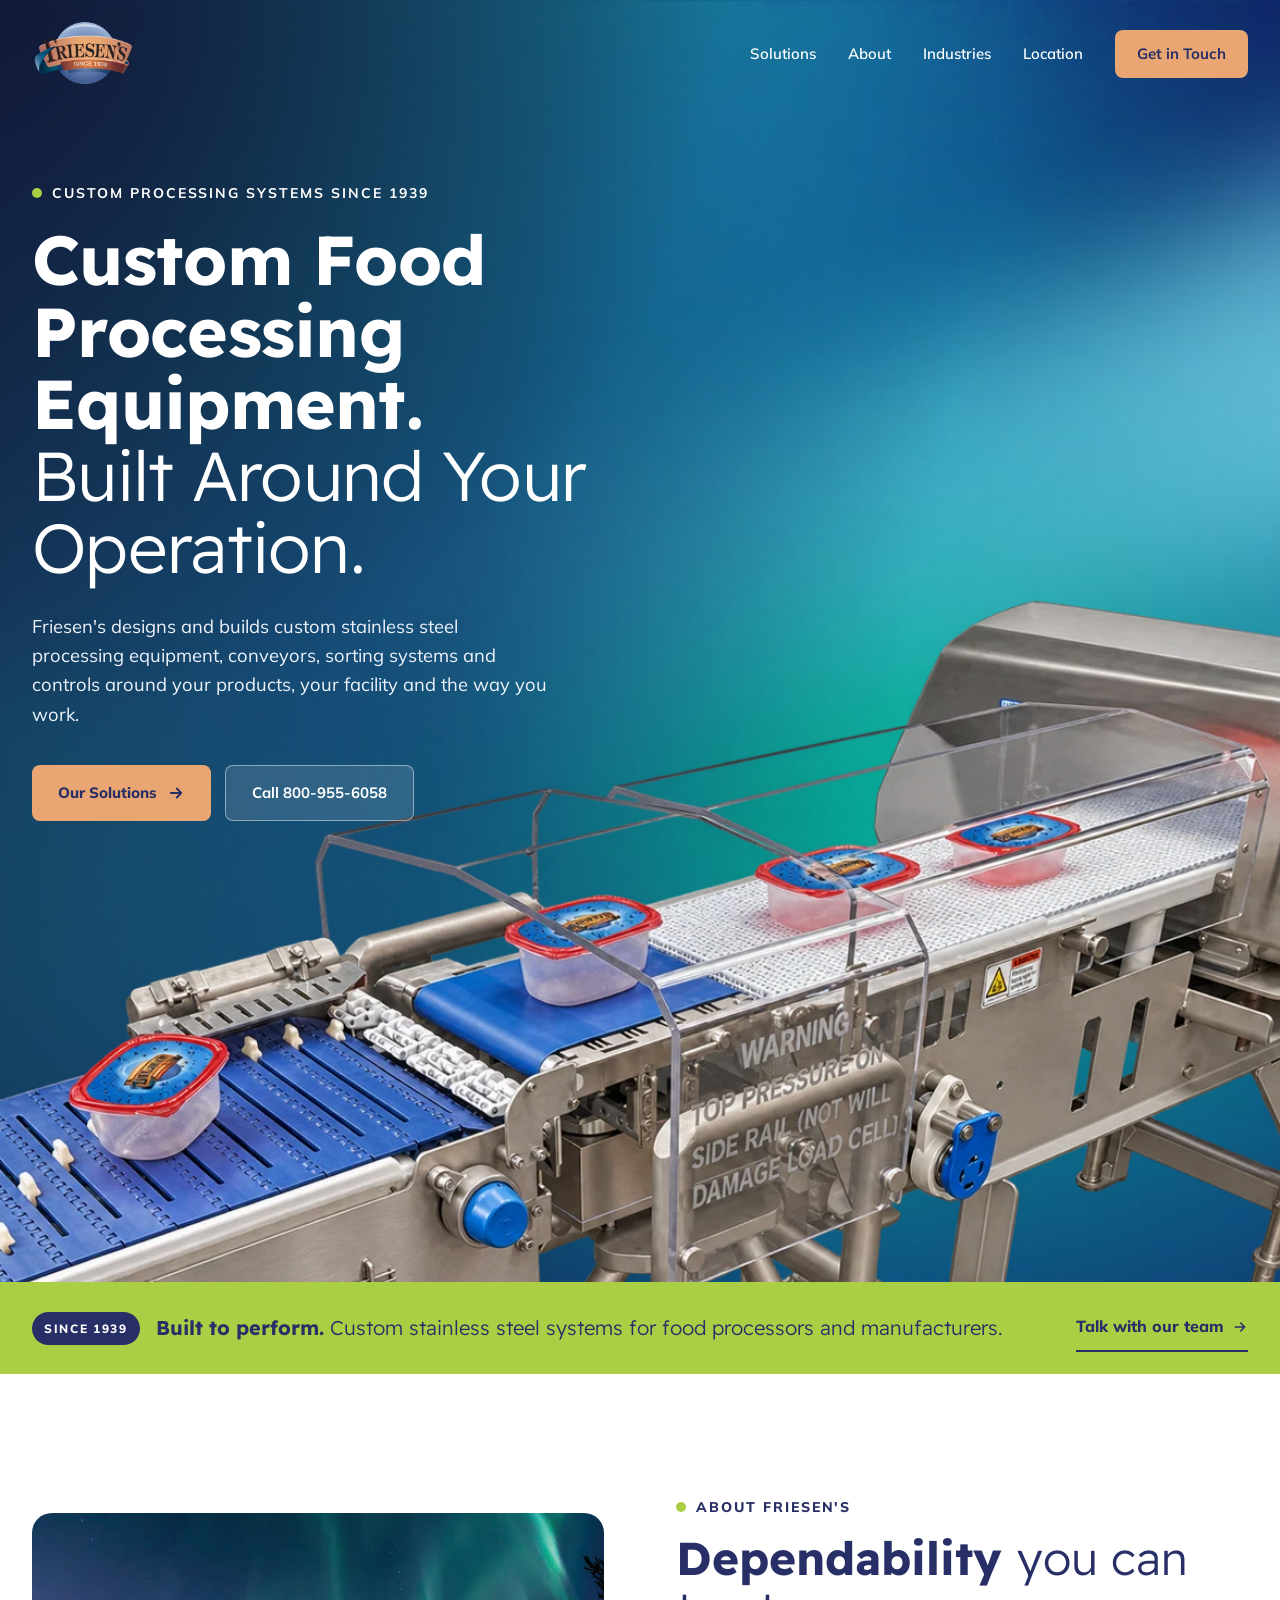
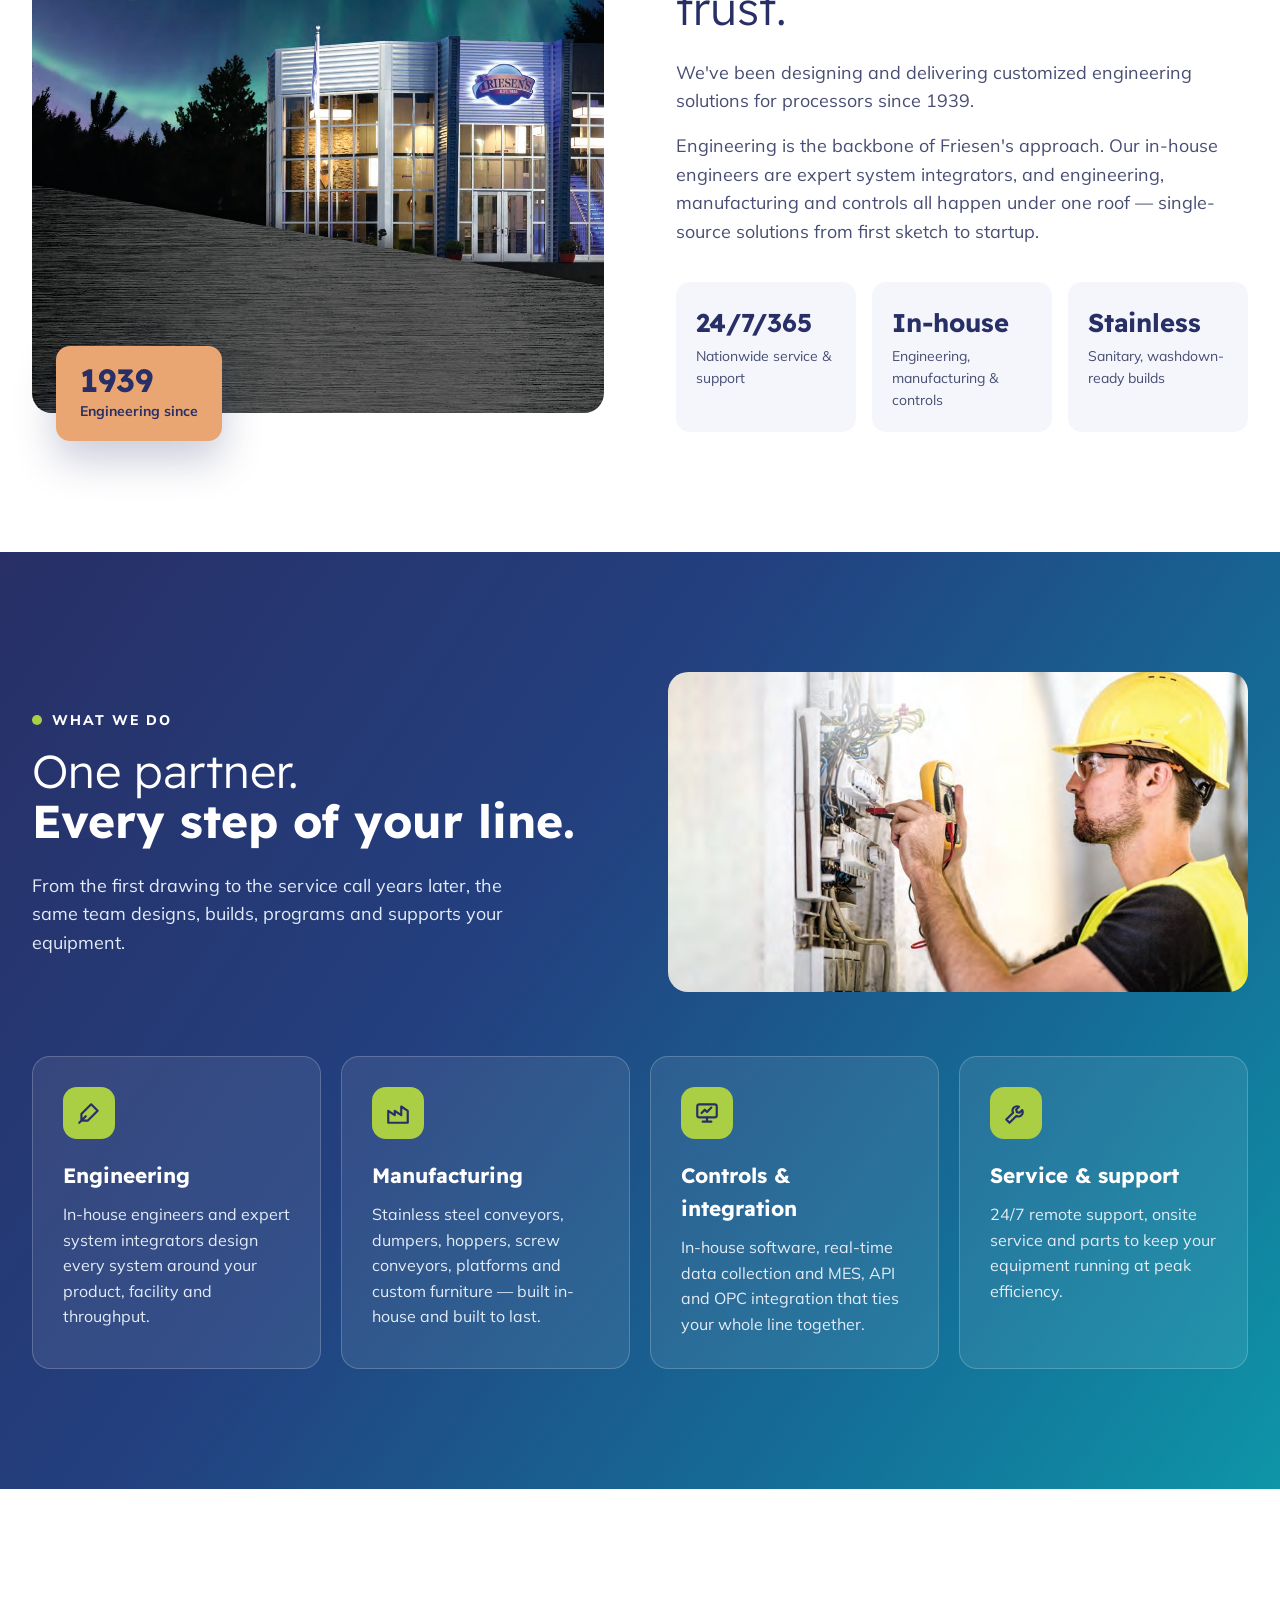
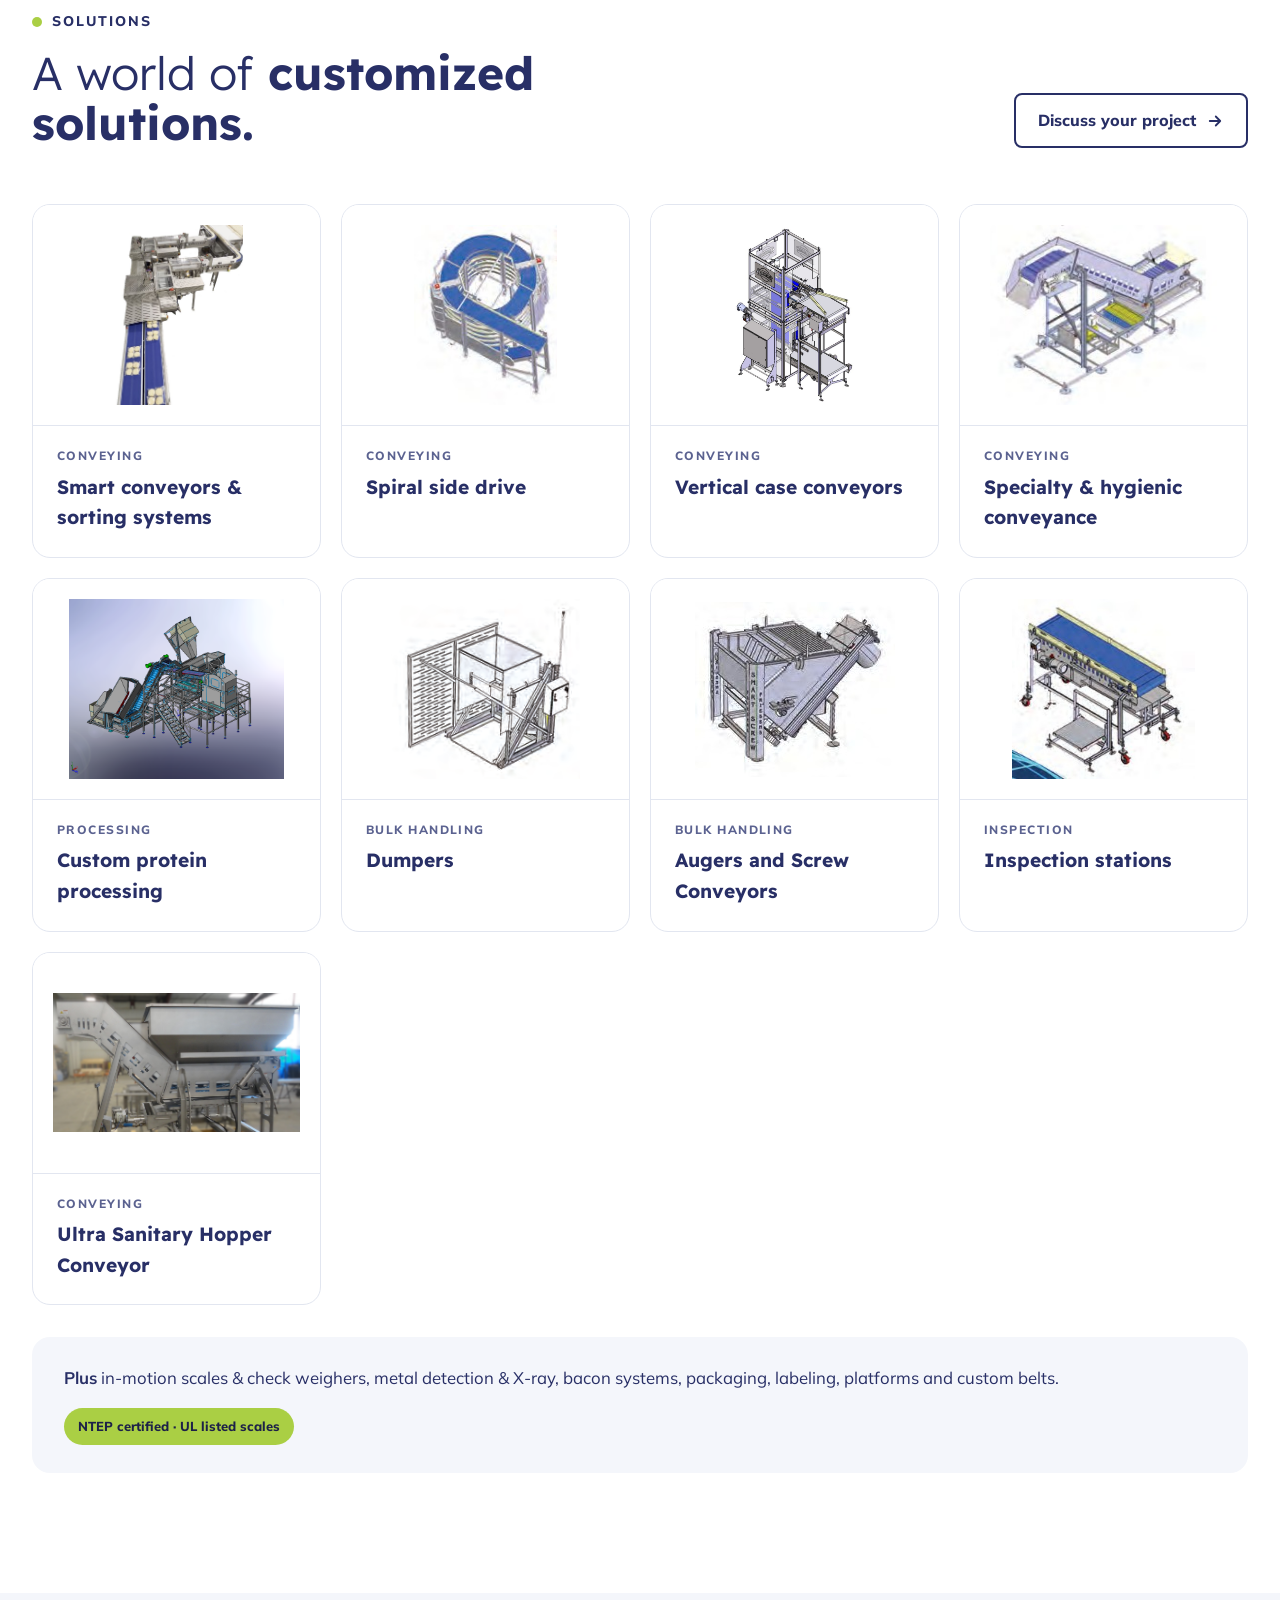
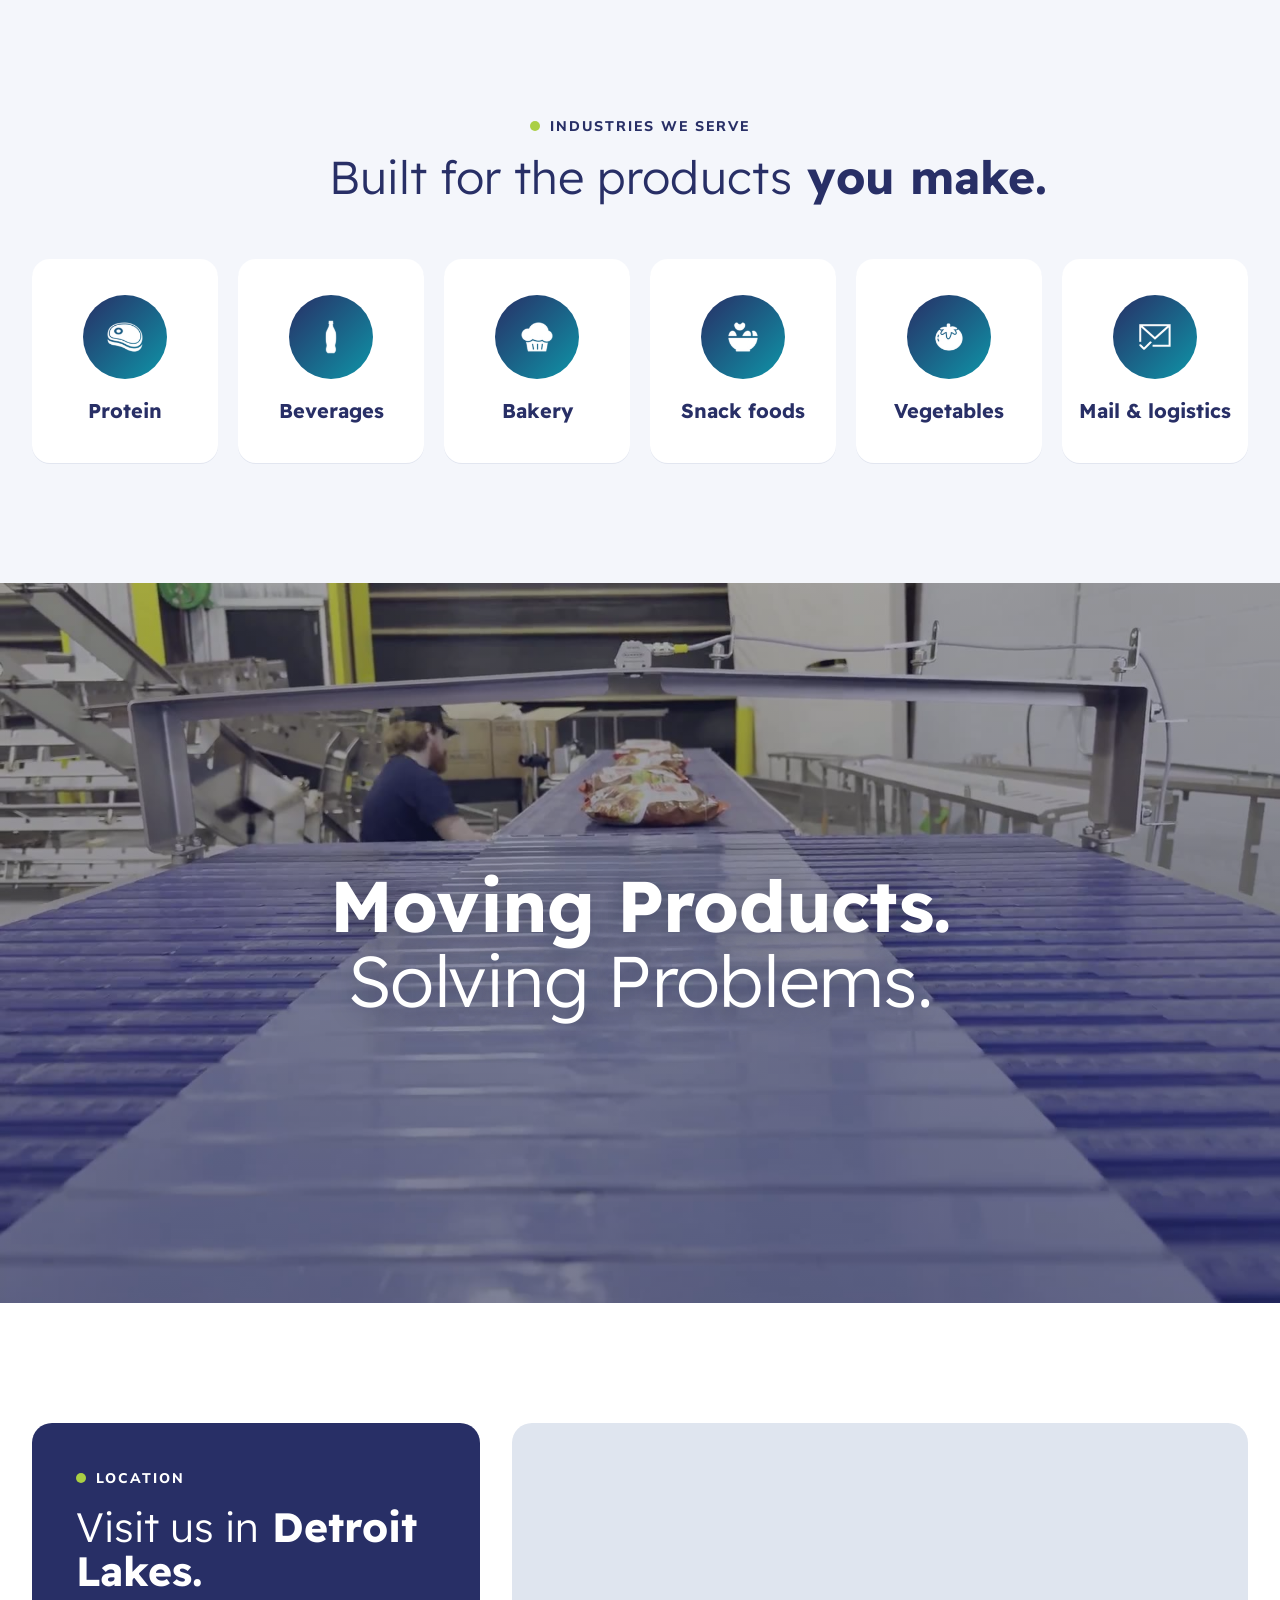
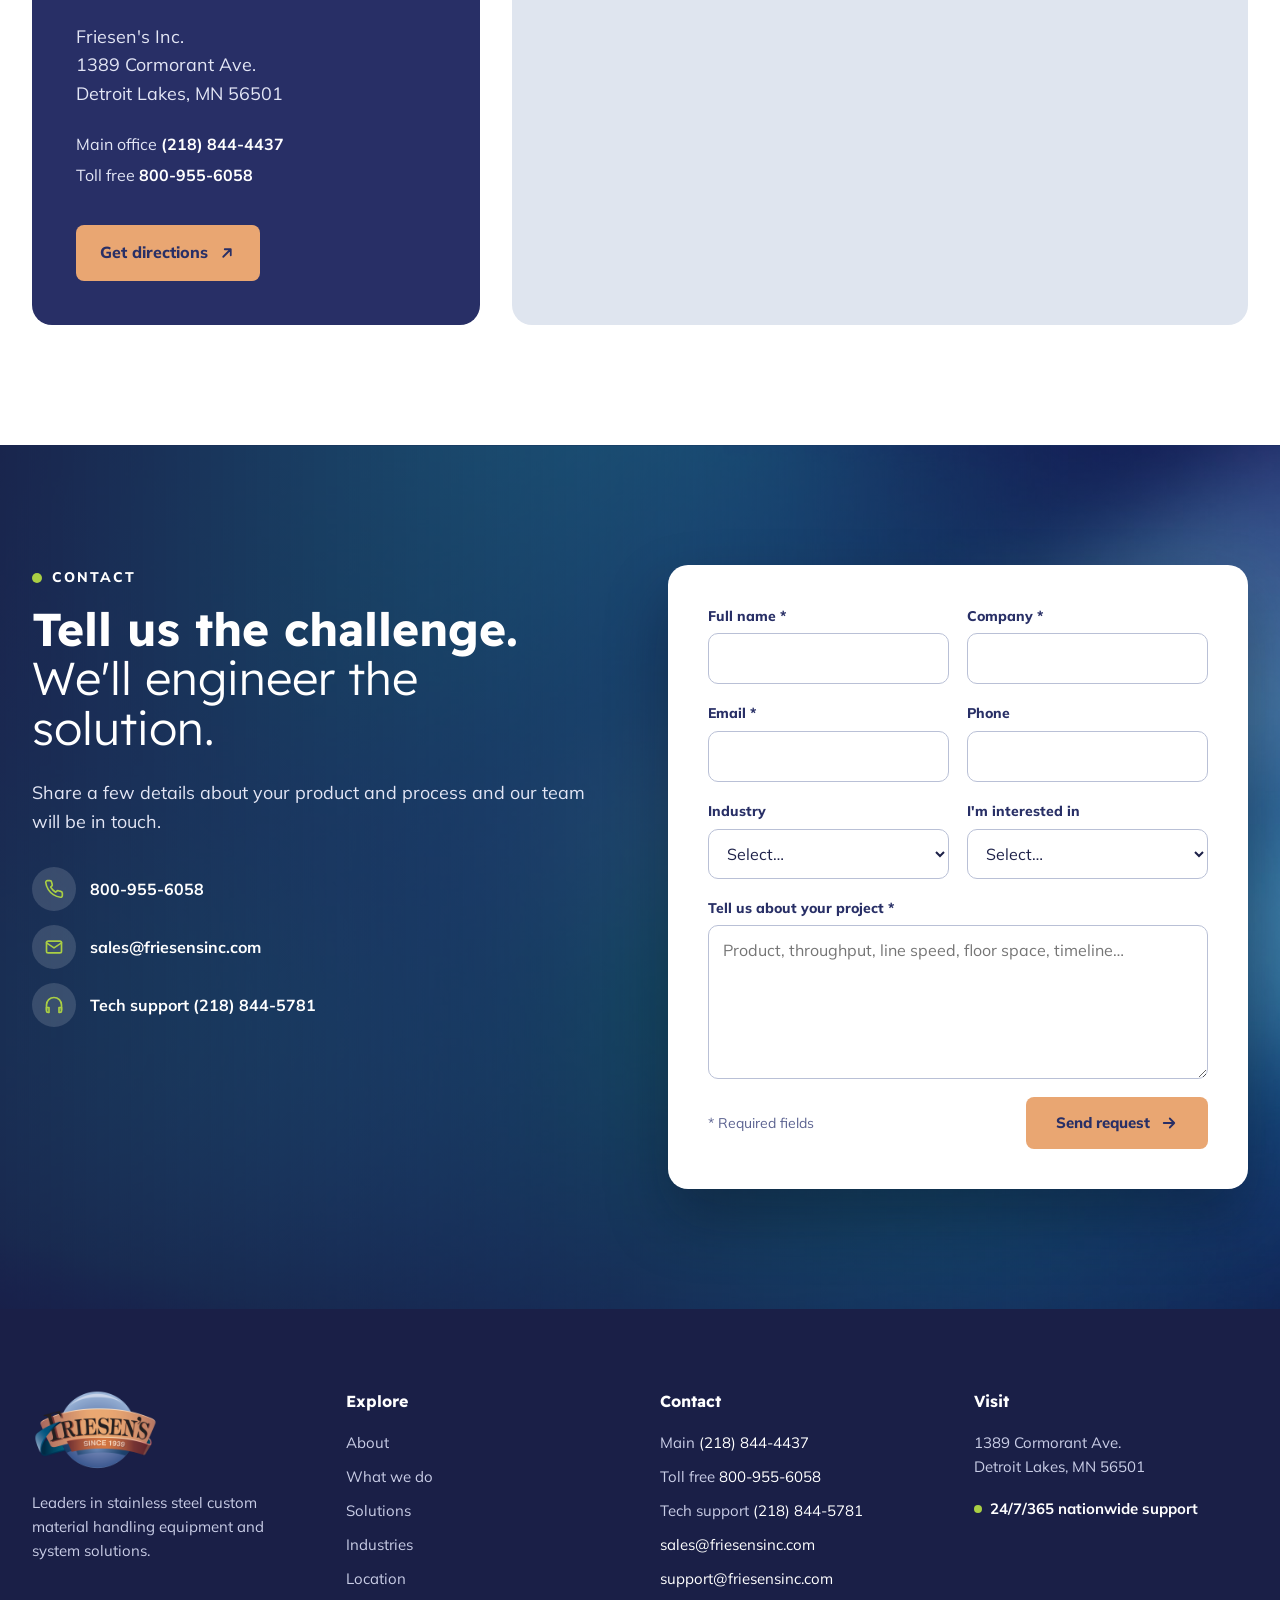
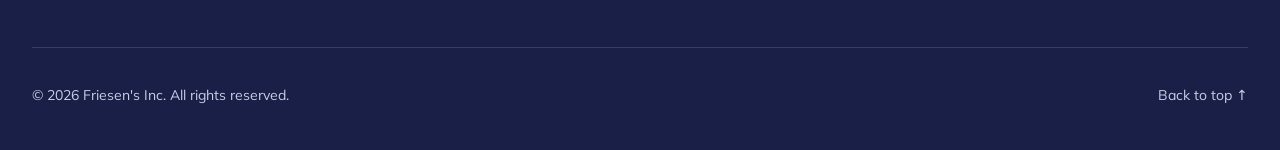
<file: index.html>
<!doctype html>
<html lang="en">
<head>
<!-- Google Tag Manager -->
<script async src="https://www.googletagmanager.com/gtm.js?id=GTM-NTCPMZB9"></script>
<script>
window.dataLayer = window.dataLayer || [];
function gtag(){dataLayer.push(arguments);}
gtag('js', new Date());
</script>
<!-- End Google Tag Manager -->
<meta charset="utf-8">
<meta name="viewport" content="width=device-width, initial-scale=1">
<title>Custom Food Processing Equipment &amp; Conveyors | Friesen's Inc.</title>
<meta name="description" content="Friesen's Inc. designs and builds custom stainless steel food processing equipment, conveyors, sorting systems and controls from Detroit Lakes, Minnesota.">
<meta name="robots" content="index, follow, max-image-preview:large">
<link rel="canonical" href="https://www.friesensinc.com/">
<meta property="og:type" content="website">
<meta property="og:url" content="https://www.friesensinc.com/">
<meta property="og:title" content="Custom Food Processing Equipment &amp; Conveyors | Friesen's Inc.">
<meta property="og:description" content="Custom stainless steel food processing equipment, conveyors, sorting systems and controls built around your operation.">
<meta property="og:image" content="https://www.friesensinc.com/assets/1eb6f1b08d95fac8ca7e5b9ccd2fb1bd.jpg">
<meta property="og:image:width" content="1600">
<meta property="og:image:height" content="840">
<meta name="twitter:card" content="summary_large_image">
<meta name="twitter:title" content="Custom Food Processing Equipment &amp; Conveyors | Friesen's Inc.">
<meta name="twitter:description" content="Custom stainless steel food processing equipment, conveyors, sorting systems and controls built around your operation.">
<meta name="twitter:image" content="https://www.friesensinc.com/assets/1eb6f1b08d95fac8ca7e5b9ccd2fb1bd.jpg">
<script type="application/ld+json">
{
  "@context": "https://schema.org",
  "@type": "Organization",
  "@id": "https://www.friesensinc.com/#organization",
  "name": "Friesen's Inc.",
  "url": "https://www.friesensinc.com/",
  "logo": "https://www.friesensinc.com/assets/1e3516575b241b6e0405d7996ae8eb9e.png",
  "image": "https://www.friesensinc.com/assets/1eb6f1b08d95fac8ca7e5b9ccd2fb1bd.jpg",
  "description": "Friesen's Inc. designs and builds custom stainless steel food processing equipment, conveyors, sorting systems and controls.",
  "foundingDate": "1939",
  "telephone": "+1-218-844-4437",
  "email": "sales@friesensinc.com",
  "address": {
    "@type": "PostalAddress",
    "streetAddress": "1389 Cormorant Ave.",
    "addressLocality": "Detroit Lakes",
    "addressRegion": "MN",
    "postalCode": "56501",
    "addressCountry": "US"
  },
  "areaServed": "US"
}
</script>
<script src="./vendor/react.js"></script>
<script src="./vendor/react-dom.js"></script>
<script>
window.op=window.op||function(){var n=[];return new Proxy(function(){arguments.length&&n.push([].slice.call(arguments))},{get:function(t,r){return"q"===r?n:function(){n.push([r].concat([].slice.call(arguments)))}} ,has:function(t,r){return"q"===r}}) }();
window.op('init', {
  clientId: '85c83682-c5f3-4be5-bb4d-7d02347f31d9',
  trackScreenViews: true,
});
</script>
<script src="https://openpanel.dev/op1.js" defer async></script>
<script src="./support.js"></script>
</head>
<body>
<x-dc>
<helmet>
<link rel="preconnect" href="https://fonts.googleapis.com">
<link rel="stylesheet" href="https://fonts.googleapis.com/css2?family=Mulish:wght@400;600;700;800&amp;family=Readex+Pro:wght@300;700&amp;display=swap">
<style>
body{margin:0;background:#ffffff}
a{color:#282F66}a:hover{color:#1a1f47}
.mobile-menu-toggle{display:none}
@media (max-width: 760px){
  .site-header{padding:16px 20px!important;position:relative}
  .site-header__logo img{height:52px!important}
  .mobile-menu-toggle{display:inline-flex;align-items:center;justify-content:center;width:46px;height:46px;padding:0;border:1px solid rgba(255,255,255,.48);border-radius:12px;background:rgba(15,35,80,.55);color:#fff;cursor:pointer;box-shadow:inset 0 1px 0 rgba(255,255,255,.15),0 8px 18px rgba(4,10,28,.2);transition:background .2s ease,transform .2s ease}
  .mobile-menu-toggle:hover{background:rgba(255,255,255,.18);transform:translateY(-1px)}
  .primary-nav{display:none!important;position:absolute;z-index:20;top:calc(100% + 6px);left:16px;right:16px;flex-direction:column;align-items:stretch!important;gap:0!important;padding:10px;background:linear-gradient(145deg,rgba(48,58,126,.98),rgba(27,42,96,.98));border:1px solid rgba(255,255,255,.28);border-radius:18px;box-shadow:0 22px 44px rgba(4,10,28,.42),inset 0 1px 0 rgba(255,255,255,.15)}
  .primary-nav.is-open{display:flex!important}
  .primary-nav::before{content:'Explore Friesen\2019s';padding:7px 12px 9px;color:#bfc9f3;font-size:11px;font-weight:800;letter-spacing:.14em;text-transform:uppercase}
  .primary-nav a{display:flex!important;align-items:center;justify-content:space-between;padding:13px 14px!important;color:#fff!important;font-size:15px;border-bottom:1px solid rgba(255,255,255,.14);transition:background .2s ease}
  .primary-nav a:not(:last-child)::after{content:'\2192';font-size:18px;font-weight:400;color:#AACF44}
  .primary-nav a:hover{background:rgba(255,255,255,.09)}
  .primary-nav a:last-child{justify-content:center;border:0;border-radius:10px;margin:10px 2px 2px;padding:13px 14px!important;box-shadow:0 8px 18px rgba(10,18,55,.24)}
  #industries > div{padding:72px 20px!important}
  #industries h2{width:auto!important;font-size:clamp(2rem,9vw,2.65rem)!important}
  #industries ul{margin-top:34px!important;grid-template-columns:repeat(2,minmax(0,1fr))!important;gap:14px!important}
  #industries li{min-width:0;padding:24px 10px!important;gap:12px!important}
  #industries li > div{width:68px!important;height:68px!important}
  #industries li h3{font-size:1rem!important;line-height:1.3;overflow-wrap:anywhere}
}
</style>
</helmet>

<div style="font-family: 'Mulish', system-ui, sans-serif; color: #1d2148; background: #ffffff; width: 100%; line-height: 1.6; overflow-x: hidden">

<!-- HERO -->
<section id="top" style="position: relative; overflow: hidden; background-color: #1a1f47; background-image: linear-gradient(100deg, rgba(20,24,58,0.82) 0%, rgba(20,24,58,0.5) 38%, rgba(20,24,58,0) 68%), radial-gradient(ellipse at 0% 0%, rgba(8,10,30,0.9) 0%, rgba(8,10,30,0) 40%), url('./assets/1eb6f1b08d95fac8ca7e5b9ccd2fb1bd.jpg'); background-size: cover; background-position: center; color: #ffffff">
<header class="site-header" style="max-width: 1280px; margin: 0 auto; padding: 20px 32px; display: flex; flex-wrap: wrap; align-items: center; justify-content: space-between; gap: 16px">
<a class="site-header__logo" href="/" style="display: block"><img src="./assets/1e3516575b241b6e0405d7996ae8eb9e.png" alt="Friesen's — Since 1939" style="height: 68px; width: auto; display: block"></a>
<button class="mobile-menu-toggle" type="button" aria-controls="primary-navigation" aria-expanded="false" aria-label="Open navigation menu"><svg width="24" height="24" viewBox="0 0 24 24" fill="none" stroke="currentColor" stroke-width="2.4" stroke-linecap="round" aria-hidden="true"><path d="M4 7h16M4 12h16M4 17h16"></path></svg></button>
<nav id="primary-navigation" class="primary-nav" aria-label="Main" style="display: flex; flex-wrap: wrap; align-items: center; gap: 4px 32px; font-size: 15px; font-weight: 600">
<a href="/solutions/" style="color: #ffffff; text-decoration: none; padding: 12px 0">Solutions</a>
<a href="/about/" style="color: #ffffff; text-decoration: none; padding: 12px 0">About</a>
<a href="/industries/" style="color: #ffffff; text-decoration: none; padding: 12px 0">Industries</a>
<a href="/location/" style="color: #ffffff; text-decoration: none; padding: 12px 0">Location</a>
<a href="/contact/" style="color: #282F66; background: #E9A672; text-decoration: none; padding: 12px 22px; border-radius: 8px; font-weight: 700">Get in Touch</a>
</nav>
</header>

<div style="max-width: 1280px; margin: 0 auto; padding: 72px 32px 0">
<div style="max-width: 640px; position: relative; z-index: 2">
<p style="margin: 0 0 20px; display: inline-flex; align-items: center; gap: 10px; font-size: 14px; font-weight: 700; letter-spacing: 0.14em; text-transform: uppercase; color: #ffffff"><span style="width: 10px; height: 10px; border-radius: 50%; background: #AACF44; display: inline-block"></span>Custom processing systems since 1939</p>
<h1 style="margin: 0; font-family: 'Readex Pro', sans-serif; font-size: clamp(2.6rem, 5.4vw, 4.6rem); line-height: 1.04; letter-spacing: -0.01em"><span style="font-weight: 700; display: block">Custom Food Processing Equipment.</span><span style="font-weight: 300; display: block">Built Around Your Operation.</span></h1>
<p style="margin: 28px 0 0; max-width: 520px; font-size: 1.15rem; color: #eef3fb">Friesen's designs and builds custom stainless steel processing equipment, conveyors, sorting systems and controls around your products, your facility and the way you work.</p>
<div style="margin-top: 36px; display: flex; flex-wrap: wrap; gap: 14px">
<a href="/solutions/" style="display: inline-flex; align-items: center; gap: 10px; background: #E9A672; color: #282F66; font-weight: 800; font-size: 15px; text-decoration: none; padding: 15px 26px; border-radius: 8px">Our Solutions <svg width="18" height="18" viewBox="0 0 24 24" fill="none" stroke="#282F66" stroke-width="2.4" stroke-linecap="round" stroke-linejoin="round" aria-hidden="true"><path d="M5 12h14M13 6l6 6-6 6"></path></svg></a>
<a href="tel:+18009556058" style="display: inline-flex; align-items: center; background: rgba(255,255,255,0.12); border: 1px solid rgba(255,255,255,0.45); color: #ffffff; font-weight: 700; font-size: 15px; text-decoration: none; padding: 15px 26px; border-radius: 8px">Call 800-955-6058</a>
</div>
</div>
</div>
<div style="display: flex; justify-content: flex-end; margin-top: clamp(-330px, calc((900px - 100vw) * 0.6), 0px)">
<img src="./assets/5bc4ce39b99a228aa10eaa068e9ea340.webp" alt="Friesen's stainless steel in-motion check weigher conveying four sealed containers" style="width: 1519px; height: 729px; display: block; margin-right: -2%; margin-bottom: -40px; object-fit: cover; object-position: 50% 0.0006%">
</div>
</section>

<!-- CAPABILITY BANNER -->
<section aria-label="Friesen's capabilities" style="background: #AACF44; color: #282F66; position: relative; z-index: 3">
<div style="max-width: 1280px; margin: 0 auto; padding: 22px 32px; display: flex; flex-wrap: wrap; align-items: center; justify-content: space-between; gap: 14px 32px">
<div style="display: flex; align-items: center; gap: 16px; flex-wrap: wrap">
<span style="background: #282F66; color: #ffffff; font-size: 12px; font-weight: 800; letter-spacing: 0.14em; text-transform: uppercase; padding: 7px 12px; border-radius: 999px">Since 1939</span>
<p style="margin: 0; font-family: 'Readex Pro', sans-serif; font-size: 1.25rem; line-height: 1.3"><span style="font-weight: 700">Built to perform.</span> <span style="font-weight: 300">Custom stainless steel systems for food processors and manufacturers.</span></p>
</div>
<a href="/contact/" style="display: inline-flex; align-items: center; gap: 8px; color: #282F66; font-weight: 800; text-decoration: none; padding: 10px 0; border-bottom: 2px solid #282F66">Talk with our team <svg width="16" height="16" viewBox="0 0 24 24" fill="none" stroke="#282F66" stroke-width="2.4" stroke-linecap="round" stroke-linejoin="round" aria-hidden="true"><path d="M5 12h14M13 6l6 6-6 6"></path></svg></a>
</div>
</section>

<!-- ABOUT -->
<section id="about" style="background: #ffffff">
<div style="max-width: 1280px; margin: 0 auto; padding: 120px 32px; display: grid; grid-template-columns: repeat(auto-fit, minmax(320px, 1fr)); gap: 72px; align-items: center">
<div style="position: relative">
<img src="./assets/18409050f7048c1a2decdba805d5f744.jpg" alt="Friesen's headquarters in Detroit Lakes, Minnesota, under the northern lights" style="width: 100%; height: 500px; object-fit: cover; border-radius: 20px; display: block">
<div style="position: absolute; left: 24px; bottom: -28px; background: #E9A672; color: #282F66; border-radius: 14px; padding: 18px 24px; box-shadow: 0 18px 40px rgba(40,47,102,0.25)">
<p style="margin: 0; font-family: 'Readex Pro', sans-serif; font-weight: 700; font-size: 2rem; line-height: 1">1939</p>
<p style="margin: 4px 0 0; font-size: 14px; font-weight: 700">Engineering since</p>
</div>
</div>
<div>
<p style="margin: 0 0 16px; display: inline-flex; align-items: center; gap: 10px; font-size: 14px; font-weight: 800; letter-spacing: 0.14em; text-transform: uppercase; color: #282F66"><span style="width: 10px; height: 10px; border-radius: 50%; background: #AACF44; display: inline-block"></span>About Friesen's</p>
<h2 style="margin: 0; font-family: 'Readex Pro', sans-serif; font-size: clamp(2.1rem, 3.6vw, 3.1rem); line-height: 1.08; color: #282F66"><span style="font-weight: 700">Dependability</span> <span style="font-weight: 300">you can trust.</span></h2>
<p style="margin: 24px 0 0; font-size: 1.12rem; color: #474d73">We've been designing and delivering customized engineering solutions for processors since 1939.</p>
<p style="margin: 16px 0 0; font-size: 1.12rem; color: #474d73">Engineering is the backbone of Friesen's approach. Our in-house engineers are expert system integrators, and engineering, manufacturing and controls all happen under one roof — single-source solutions from first sketch to startup.</p>
<div style="margin-top: 36px; display: grid; grid-template-columns: repeat(auto-fit, minmax(150px, 1fr)); gap: 16px">
<div style="background: #f4f6fb; border-radius: 14px; padding: 20px"><p style="margin: 0; font-family: 'Readex Pro', sans-serif; font-weight: 700; font-size: 1.6rem; color: #282F66">24/7/365</p><p style="margin: 2px 0 0; font-size: 14px; color: #474d73">Nationwide service &amp; support</p></div>
<div style="background: #f4f6fb; border-radius: 14px; padding: 20px"><p style="margin: 0; font-family: 'Readex Pro', sans-serif; font-weight: 700; font-size: 1.6rem; color: #282F66">In-house</p><p style="margin: 2px 0 0; font-size: 14px; color: #474d73">Engineering, manufacturing &amp; controls</p></div>
<div style="background: #f4f6fb; border-radius: 14px; padding: 20px"><p style="margin: 0; font-family: 'Readex Pro', sans-serif; font-weight: 700; font-size: 1.6rem; color: #282F66">Stainless</p><p style="margin: 2px 0 0; font-size: 14px; color: #474d73">Sanitary, washdown-ready builds</p></div>
</div>
</div>
</div>
</section>

<!-- WHAT WE DO -->
<section id="what" style="background: linear-gradient(125deg, #282F66 0%, #23407f 40%, #146f98 75%, #0e95a8 100%); color: #ffffff">
<div style="max-width: 1280px; margin: 0 auto; padding: 120px 32px">
<div style="display: grid; grid-template-columns: repeat(auto-fit, minmax(320px, 1fr)); gap: 56px; align-items: center">
<div>
<p style="margin: 0 0 16px; display: inline-flex; align-items: center; gap: 10px; font-size: 14px; font-weight: 800; letter-spacing: 0.14em; text-transform: uppercase; color: #ffffff"><span style="width: 10px; height: 10px; border-radius: 50%; background: #AACF44; display: inline-block"></span>What we do</p>
<h2 style="margin: 0; font-family: 'Readex Pro', sans-serif; font-size: clamp(2.1rem, 3.6vw, 3.1rem); line-height: 1.08"><span style="font-weight: 300">One partner.</span> <br><span style="font-weight: 700">Every step of your line.</span></h2>
<p style="margin: 24px 0 0; max-width: 520px; font-size: 1.12rem; color: #e3ecf7">From the first drawing to the service call years later, the same team designs, builds, programs and supports your equipment.</p>
</div>
<img src="./assets/85c69e1c82241e911e6d412fada69264.jpg" alt="Friesen's service technician working on an equipment control panel" style="width: 100%; height: 320px; object-fit: cover; object-position: 70% center; border-radius: 20px; display: block">
</div>
<div style="margin-top: 64px; display: grid; grid-template-columns: repeat(auto-fit, minmax(240px, 1fr)); gap: 20px">
<div style="background: rgba(255,255,255,0.08); border: 1px solid rgba(255,255,255,0.2); border-radius: 18px; padding: 30px">
<div style="width: 52px; height: 52px; border-radius: 14px; background: #AACF44; display: flex; align-items: center; justify-content: center"><svg width="26" height="26" viewBox="0 0 24 24" fill="none" stroke="#282F66" stroke-width="2" stroke-linecap="round" stroke-linejoin="round" aria-hidden="true"><path d="M3 21l6-6M14 4l6 6-9 9H5v-6z"></path></svg></div>
<h3 style="margin: 20px 0 10px; font-family: 'Readex Pro', sans-serif; font-weight: 700; font-size: 1.3rem">Engineering</h3>
<p style="margin: 0; color: #e3ecf7">In-house engineers and expert system integrators design every system around your product, facility and throughput.</p>
</div>
<div style="background: rgba(255,255,255,0.08); border: 1px solid rgba(255,255,255,0.2); border-radius: 18px; padding: 30px">
<div style="width: 52px; height: 52px; border-radius: 14px; background: #AACF44; display: flex; align-items: center; justify-content: center"><svg width="26" height="26" viewBox="0 0 24 24" fill="none" stroke="#282F66" stroke-width="2" stroke-linecap="round" stroke-linejoin="round" aria-hidden="true"><path d="M3 21V10l6 4V10l6 4V6l6 4v11z"></path></svg></div>
<h3 style="margin: 20px 0 10px; font-family: 'Readex Pro', sans-serif; font-weight: 700; font-size: 1.3rem">Manufacturing</h3>
<p style="margin: 0; color: #e3ecf7">Stainless steel conveyors, dumpers, hoppers, screw conveyors, platforms and custom furniture — built in-house and built to last.</p>
</div>
<div style="background: rgba(255,255,255,0.08); border: 1px solid rgba(255,255,255,0.2); border-radius: 18px; padding: 30px">
<div style="width: 52px; height: 52px; border-radius: 14px; background: #AACF44; display: flex; align-items: center; justify-content: center"><svg width="26" height="26" viewBox="0 0 24 24" fill="none" stroke="#282F66" stroke-width="2" stroke-linecap="round" stroke-linejoin="round" aria-hidden="true"><rect x="3" y="4" width="18" height="12" rx="2"></rect><path d="M8 20h8M12 16v4M7 12l3-3 2 2 4-4"></path></svg></div>
<h3 style="margin: 20px 0 10px; font-family: 'Readex Pro', sans-serif; font-weight: 700; font-size: 1.3rem">Controls &amp; integration</h3>
<p style="margin: 0; color: #e3ecf7">In-house software, real-time data collection and MES, API and OPC integration that ties your whole line together.</p>
</div>
<div style="background: rgba(255,255,255,0.08); border: 1px solid rgba(255,255,255,0.2); border-radius: 18px; padding: 30px">
<div style="width: 52px; height: 52px; border-radius: 14px; background: #AACF44; display: flex; align-items: center; justify-content: center"><svg width="26" height="26" viewBox="0 0 24 24" fill="none" stroke="#282F66" stroke-width="2" stroke-linecap="round" stroke-linejoin="round" aria-hidden="true"><path d="M14.7 6.3a4 4 0 0 0-5.4 5.4L3 18l3 3 6.3-6.3a4 4 0 0 0 5.4-5.4l-2.5 2.5-2.4-.6-.6-2.4z"></path></svg></div>
<h3 style="margin: 20px 0 10px; font-family: 'Readex Pro', sans-serif; font-weight: 700; font-size: 1.3rem">Service &amp; support</h3>
<p style="margin: 0; color: #e3ecf7">24/7 remote support, onsite service and parts to keep your equipment running at peak efficiency.</p>
</div>
</div>
</div>
</section>

<!-- SOLUTIONS -->
<section id="solutions" style="background: #ffffff">
<div style="max-width: 1280px; margin: 0 auto; padding: 120px 32px">
<div style="display: flex; flex-wrap: wrap; justify-content: space-between; align-items: flex-end; gap: 24px">
<div style="max-width: 640px">
<p style="margin: 0 0 16px; display: inline-flex; align-items: center; gap: 10px; font-size: 14px; font-weight: 800; letter-spacing: 0.14em; text-transform: uppercase; color: #282F66"><span style="width: 10px; height: 10px; border-radius: 50%; background: #AACF44; display: inline-block"></span>Solutions</p>
<h2 style="margin: 0; font-family: 'Readex Pro', sans-serif; font-size: clamp(2.1rem, 3.6vw, 3.1rem); line-height: 1.08; color: #282F66"><span style="font-weight: 300">A world of</span> <span style="font-weight: 700">customized solutions.</span></h2>
</div>
<a href="/contact/" style="display: inline-flex; align-items: center; gap: 10px; border: 2px solid #282F66; color: #282F66; font-weight: 800; text-decoration: none; padding: 13px 22px; border-radius: 8px">Discuss your project <svg width="18" height="18" viewBox="0 0 24 24" fill="none" stroke="#282F66" stroke-width="2.4" stroke-linecap="round" stroke-linejoin="round" aria-hidden="true"><path d="M5 12h14M13 6l6 6-6 6"></path></svg></a>
</div>
<div style="margin-top: 56px; display: grid; grid-template-columns: repeat(auto-fit, minmax(250px, 1fr)); gap: 20px">
<article style="border: 1px solid #e2e6f0; border-radius: 18px; overflow: hidden; background: #ffffff"><div style="height: 220px; background: #ffffff; display: flex; align-items: center; justify-content: center; padding: 20px; box-sizing: border-box"><img src="./assets/collator.jpg" alt="Smart conveyors and sorting systems" style="max-width: 100%; max-height: 100%; object-fit: contain; display: block"></div><div style="padding: 20px 24px 24px; border-top: 1px solid #e2e6f0"><p style="margin: 0; font-size: 12px; font-weight: 800; letter-spacing: 0.12em; text-transform: uppercase; color: #5b6290">Conveying</p><h3 style="margin: 6px 0 0; font-family: 'Readex Pro', sans-serif; font-weight: 700; font-size: 1.2rem; color: #282F66">Smart conveyors &amp; sorting systems</h3></div></article>
<article style="border: 1px solid #e2e6f0; border-radius: 18px; overflow: hidden; background: #ffffff"><div style="height: 220px; background: #ffffff; display: flex; align-items: center; justify-content: center; padding: 20px; box-sizing: border-box"><img src="./assets/fa4b4d846d89e28dd149f9c41123727f.jpg" alt="Spiral side drive conveyor" style="max-width: 100%; max-height: 100%; object-fit: contain; display: block"></div><div style="padding: 20px 24px 24px; border-top: 1px solid #e2e6f0"><p style="margin: 0; font-size: 12px; font-weight: 800; letter-spacing: 0.12em; text-transform: uppercase; color: #5b6290">Conveying</p><h3 style="margin: 6px 0 0; font-family: 'Readex Pro', sans-serif; font-weight: 700; font-size: 1.2rem; color: #282F66">Spiral side drive</h3></div></article>
<article style="border: 1px solid #e2e6f0; border-radius: 18px; overflow: hidden; background: #ffffff"><div style="height: 220px; background: #ffffff; display: flex; align-items: center; justify-content: center; padding: 20px; box-sizing: border-box"><img src="./assets/685ecee85859548f164c4c062e20130c.jpg" alt="Friesen's vertical case conveyor with guarded tower and infeed and outfeed conveyors" style="max-width: 100%; max-height: 100%; object-fit: contain; display: block"></div><div style="padding: 20px 24px 24px; border-top: 1px solid #e2e6f0"><p style="margin: 0; font-size: 12px; font-weight: 800; letter-spacing: 0.12em; text-transform: uppercase; color: #5b6290">Conveying</p><h3 style="margin: 6px 0 0; font-family: 'Readex Pro', sans-serif; font-weight: 700; font-size: 1.2rem; color: #282F66">Vertical case conveyors</h3></div></article>
<article style="border: 1px solid #e2e6f0; border-radius: 18px; overflow: hidden; background: #ffffff"><div style="height: 220px; background: #ffffff; display: flex; align-items: center; justify-content: center; padding: 20px; box-sizing: border-box"><img src="./assets/6e0afd8aef1d6e9126657211b9696d10.jpg" alt="Specialty and hygienic conveyance" style="max-width: 100%; max-height: 100%; object-fit: contain; display: block"></div><div style="padding: 20px 24px 24px; border-top: 1px solid #e2e6f0"><p style="margin: 0; font-size: 12px; font-weight: 800; letter-spacing: 0.12em; text-transform: uppercase; color: #5b6290">Conveying</p><h3 style="margin: 6px 0 0; font-family: 'Readex Pro', sans-serif; font-weight: 700; font-size: 1.2rem; color: #282F66">Specialty &amp; hygienic conveyance</h3></div></article>
<article style="border: 1px solid #e2e6f0; border-radius: 18px; overflow: hidden; background: #ffffff"><div style="height: 220px; background: #ffffff; display: flex; align-items: center; justify-content: center; padding: 20px; box-sizing: border-box"><img src="./assets/custom-protein-processing.png" alt="Custom protein processing equipment" style="max-width: 100%; max-height: 100%; object-fit: contain; display: block"></div><div style="padding: 20px 24px 24px; border-top: 1px solid #e2e6f0"><p style="margin: 0; font-size: 12px; font-weight: 800; letter-spacing: 0.12em; text-transform: uppercase; color: #5b6290">Processing</p><h3 style="margin: 6px 0 0; font-family: 'Readex Pro', sans-serif; font-weight: 700; font-size: 1.2rem; color: #282F66">Custom protein processing</h3></div></article>
<article style="border: 1px solid #e2e6f0; border-radius: 18px; overflow: hidden; background: #ffffff"><div style="height: 220px; background: #ffffff; display: flex; align-items: center; justify-content: center; padding: 20px; box-sizing: border-box"><img src="./assets/dumper.png" alt="Dumper" style="max-width: 100%; max-height: 100%; object-fit: contain; display: block"></div><div style="padding: 20px 24px 24px; border-top: 1px solid #e2e6f0"><p style="margin: 0; font-size: 12px; font-weight: 800; letter-spacing: 0.12em; text-transform: uppercase; color: #5b6290">Bulk handling</p><h3 style="margin: 6px 0 0; font-family: 'Readex Pro', sans-serif; font-weight: 700; font-size: 1.2rem; color: #282F66">Dumpers</h3></div></article>
<article style="border: 1px solid #e2e6f0; border-radius: 18px; overflow: hidden; background: #ffffff"><div style="height: 220px; background: #ffffff; display: flex; align-items: center; justify-content: center; padding: 20px; box-sizing: border-box"><img src="./assets/534174ec45a9ef37d22b2ddf95ccb1c2.jpg" alt="Augers and Screw Conveyors" style="max-width: 100%; max-height: 100%; object-fit: contain; display: block"></div><div style="padding: 20px 24px 24px; border-top: 1px solid #e2e6f0"><p style="margin: 0; font-size: 12px; font-weight: 800; letter-spacing: 0.12em; text-transform: uppercase; color: #5b6290">Bulk handling</p><h3 style="margin: 6px 0 0; font-family: 'Readex Pro', sans-serif; font-weight: 700; font-size: 1.2rem; color: #282F66">Augers and Screw Conveyors</h3></div></article>
<article style="border: 1px solid #e2e6f0; border-radius: 18px; overflow: hidden; background: #ffffff"><div style="height: 220px; background: #ffffff; display: flex; align-items: center; justify-content: center; padding: 20px; box-sizing: border-box"><img src="./assets/3187e63a925943d99ab60d3bec686664.jpg" alt="Inspection station" style="max-width: 100%; max-height: 100%; object-fit: contain; display: block"></div><div style="padding: 20px 24px 24px; border-top: 1px solid #e2e6f0"><p style="margin: 0; font-size: 12px; font-weight: 800; letter-spacing: 0.12em; text-transform: uppercase; color: #5b6290">Inspection</p><h3 style="margin: 6px 0 0; font-family: 'Readex Pro', sans-serif; font-weight: 700; font-size: 1.2rem; color: #282F66">Inspection stations</h3></div></article>
<article style="border: 1px solid #e2e6f0; border-radius: 18px; overflow: hidden; background: #ffffff"><div style="height: 220px; background: #ffffff; display: flex; align-items: center; justify-content: center; padding: 20px; box-sizing: border-box"><img src="./assets/ultra-sanitary-hopper-conveyor.jpg" alt="Ultra Sanitary Hopper Conveyor" style="max-width: 100%; max-height: 100%; object-fit: contain; display: block"></div><div style="padding: 20px 24px 24px; border-top: 1px solid #e2e6f0"><p style="margin: 0; font-size: 12px; font-weight: 800; letter-spacing: 0.12em; text-transform: uppercase; color: #5b6290">Conveying</p><h3 style="margin: 6px 0 0; font-family: 'Readex Pro', sans-serif; font-weight: 700; font-size: 1.2rem; color: #282F66">Ultra Sanitary Hopper Conveyor</h3></div></article>
</div>
<div style="margin-top: 32px; background: #f4f6fb; border-radius: 18px; padding: 28px 32px; display: flex; flex-wrap: wrap; align-items: center; justify-content: space-between; gap: 16px">
<p style="margin: 0; font-size: 1.05rem; color: #282F66"><strong>Plus</strong> in-motion scales &amp; check weighers, metal detection &amp; X-ray, bacon systems, packaging, labeling, platforms and custom belts.</p>
<span style="display: inline-flex; align-items: center; gap: 8px; background: #AACF44; color: #1d2148; font-size: 13px; font-weight: 800; padding: 8px 14px; border-radius: 999px">NTEP certified · UL listed scales</span>
</div>
</div>
</section>

<!-- INDUSTRIES -->
<section id="industries" style="background: #f4f6fb">
<div style="max-width: 1280px; margin: 0 auto; padding: 120px 32px">
<div style="text-align: center; max-width: 680px; margin: 0 auto">
<p style="margin: 0 0 16px; display: inline-flex; align-items: center; gap: 10px; font-size: 14px; font-weight: 800; letter-spacing: 0.14em; text-transform: uppercase; color: #282F66"><span style="width: 10px; height: 10px; border-radius: 50%; background: #AACF44; display: inline-block"></span>Industries we serve</p>
<h2 style="margin: 0; font-family: 'Readex Pro', sans-serif; font-size: clamp(2.1rem, 3.6vw, 3.1rem); line-height: 1.08; color: #282F66; width: 775px"><span style="font-weight: 300">Built for the products</span> <span style="font-weight: 700">you make.</span></h2>
</div>
<ul style="margin: 56px auto 0; padding: 0; list-style: none; display: grid; grid-template-columns: repeat(6, minmax(0, 1fr)); gap: clamp(10px, 2vw, 20px)">
<li style="background: #ffffff; border-radius: 18px; padding: clamp(18px, 3vw, 36px) 12px; display: flex; flex-direction: column; align-items: center; justify-content: center; text-align: center; gap: 16px; box-shadow: 0 1px 0 #e2e6f0"><div style="flex: 0 0 auto; width: clamp(56px, 7vw, 84px); height: clamp(56px, 7vw, 84px); border-radius: 50%; background: linear-gradient(135deg, #282F66 0%, #0e95a8 100%); display: flex; align-items: center; justify-content: center"><img src="./assets/295e43d3253833dabc4f1f564cb04486.png" alt="" style="height: 34px; width: auto; display: block"></div><h3 style="margin: 0; font-family: 'Readex Pro', sans-serif; font-weight: 700; font-size: 1.25rem; color: #282F66">Protein</h3></li>
<li style="background: #ffffff; border-radius: 18px; padding: clamp(18px, 3vw, 36px) 12px; display: flex; flex-direction: column; align-items: center; justify-content: center; text-align: center; gap: 16px; box-shadow: 0 1px 0 #e2e6f0"><div style="flex: 0 0 auto; width: clamp(56px, 7vw, 84px); height: clamp(56px, 7vw, 84px); border-radius: 50%; background: linear-gradient(135deg, #282F66 0%, #0e95a8 100%); display: flex; align-items: center; justify-content: center"><img src="./assets/8ae926a3d9b44478f7dff282a82527e7.png" alt="" style="height: 38px; width: auto; display: block"></div><h3 style="margin: 0; font-family: 'Readex Pro', sans-serif; font-weight: 700; font-size: 1.25rem; color: #282F66">Beverages</h3></li>
<li style="background: #ffffff; border-radius: 18px; padding: clamp(18px, 3vw, 36px) 12px; display: flex; flex-direction: column; align-items: center; justify-content: center; text-align: center; gap: 16px; box-shadow: 0 1px 0 #e2e6f0"><div style="flex: 0 0 auto; width: clamp(56px, 7vw, 84px); height: clamp(56px, 7vw, 84px); border-radius: 50%; background: linear-gradient(135deg, #282F66 0%, #0e95a8 100%); display: flex; align-items: center; justify-content: center"><img src="./assets/18a2df17e0c12a9792fff40748699b45.png" alt="" style="height: 34px; width: auto; display: block"></div><h3 style="margin: 0; font-family: 'Readex Pro', sans-serif; font-weight: 700; font-size: 1.25rem; color: #282F66">Bakery</h3></li>
<li style="background: #ffffff; border-radius: 18px; padding: clamp(18px, 3vw, 36px) 12px; display: flex; flex-direction: column; align-items: center; justify-content: center; text-align: center; gap: 16px; box-shadow: 0 1px 0 #e2e6f0"><div style="flex: 0 0 auto; width: clamp(56px, 7vw, 84px); height: clamp(56px, 7vw, 84px); border-radius: 50%; background: linear-gradient(135deg, #282F66 0%, #0e95a8 100%); display: flex; align-items: center; justify-content: center"><img src="./assets/956da7a851f1c8528d7c987c0936c2fe.png" alt="" style="height: 34px; width: auto; display: block"></div><h3 style="margin: 0; font-family: 'Readex Pro', sans-serif; font-weight: 700; font-size: 1.25rem; color: #282F66">Snack foods</h3></li>
<li style="background: #ffffff; border-radius: 18px; padding: clamp(18px, 3vw, 36px) 12px; display: flex; flex-direction: column; align-items: center; justify-content: center; text-align: center; gap: 16px; box-shadow: 0 1px 0 #e2e6f0"><div style="flex: 0 0 auto; width: clamp(56px, 7vw, 84px); height: clamp(56px, 7vw, 84px); border-radius: 50%; background: linear-gradient(135deg, #282F66 0%, #0e95a8 100%); display: flex; align-items: center; justify-content: center"><img src="./assets/170c478029fd85e4e6422478016e5f07.png" alt="" style="height: 32px; width: auto; display: block"></div><h3 style="margin: 0; font-family: 'Readex Pro', sans-serif; font-weight: 700; font-size: 1.25rem; color: #282F66">Vegetables</h3></li>
<li style="background: #ffffff; border-radius: 18px; padding: clamp(18px, 3vw, 36px) 12px; display: flex; flex-direction: column; align-items: center; justify-content: center; text-align: center; gap: 16px; box-shadow: 0 1px 0 #e2e6f0"><div style="flex: 0 0 auto; width: clamp(56px, 7vw, 84px); height: clamp(56px, 7vw, 84px); border-radius: 50%; background: linear-gradient(135deg, #282F66 0%, #0e95a8 100%); display: flex; align-items: center; justify-content: center"><img src="./assets/b05afef8497f34cfcb12bb4917030802.png" alt="" style="height: 30px; width: auto; display: block"></div><h3 style="margin: 0; font-family: 'Readex Pro', sans-serif; font-weight: 700; font-size: 1.25rem; color: #282F66">Mail &amp; logistics</h3></li>
</ul>
</div>
</section>

<!-- VIDEO -->
<section aria-label="Friesen's equipment in action" style="background: #1a1f47; position: relative; overflow: hidden">
<video src="./assets/a560711fcc227ad874af1a83048ce494.mp4" poster="./assets/8702c25fc15244f3c88e35e5ba2904e2.jpg" autoplay="" muted="" loop="" playsinline="" aria-label="Packaged product moving along a Friesen's blue modular belt conveyor on the shop floor" style="width: 100%; aspect-ratio: 16 / 9; max-height: 820px; object-fit: cover; display: block"></video>
<div style="position: absolute; inset: 0; background: linear-gradient(180deg, rgba(26,31,71,0.35) 0%, rgba(26,31,71,0.55) 100%); display: flex; align-items: center; justify-content: center; padding: 32px; box-sizing: border-box">
<h2 style="margin: 0; text-align: center; color: #ffffff; font-family: 'Readex Pro', sans-serif; font-size: clamp(2.2rem, 5.6vw, 5rem); line-height: 1.05; letter-spacing: -0.01em; text-shadow: 0 2px 24px rgba(10,14,40,0.35)"><span style="font-weight: 700; display: block">Moving Products.</span><span style="font-weight: 300; display: block">Solving Problems.</span></h2>
</div>
</section>

<!-- LOCATION -->
<section id="location" style="background: #ffffff">
<div style="max-width: 1280px; margin: 0 auto; padding: 120px 32px; display: flex; flex-wrap: wrap; gap: 32px; align-items: stretch">
<div style="flex: 1 1 340px; background: #282F66; color: #ffffff; border-radius: 20px; padding: 44px; box-sizing: border-box; display: flex; flex-direction: column">
<p style="margin: 0 0 16px; display: inline-flex; align-items: center; gap: 10px; font-size: 14px; font-weight: 800; letter-spacing: 0.14em; text-transform: uppercase"><span style="width: 10px; height: 10px; border-radius: 50%; background: #AACF44; display: inline-block"></span>Location</p>
<h2 style="margin: 0; font-family: 'Readex Pro', sans-serif; font-size: clamp(2rem, 3.2vw, 2.7rem); line-height: 1.08"><span style="font-weight: 300">Visit us in</span> <span style="font-weight: 700">Detroit Lakes.</span></h2>
<p style="margin: 28px 0 0; font-size: 1.12rem; color: #e3e6f5">Friesen's Inc.<br>1389 Cormorant Ave.<br>Detroit Lakes, MN 56501</p>
<div style="margin-top: 24px; display: grid; gap: 6px; color: #e3e6f5">
<p style="margin: 0">Main office <a href="tel:+12188444437" style="color: #ffffff; font-weight: 700; text-decoration: none">(218) 844-4437</a></p>
<p style="margin: 0">Toll free <a href="tel:+18009556058" style="color: #ffffff; font-weight: 700; text-decoration: none">800-955-6058</a></p>
</div>
<div style="margin-top: auto; padding-top: 36px"><a href="https://www.google.com/maps/search/?api=1&amp;query=1389+Cormorant+Ave+Detroit+Lakes+MN+56501" style="display: inline-flex; align-items: center; gap: 10px; background: #E9A672; color: #282F66; font-weight: 800; text-decoration: none; padding: 15px 24px; border-radius: 8px">Get directions <svg width="18" height="18" viewBox="0 0 24 24" fill="none" stroke="#282F66" stroke-width="2.4" stroke-linecap="round" stroke-linejoin="round" aria-hidden="true"><path d="M7 17L17 7M9 7h8v8"></path></svg></a></div>
</div>
<div style="flex: 2 1 520px; min-height: 460px; position: relative; border-radius: 20px; overflow: hidden; background: #dfe5ef">
<iframe title="Map showing Friesen's Inc. at 1389 Cormorant Ave., Detroit Lakes, Minnesota" src="https://www.google.com/maps?q=1389%20Cormorant%20Ave%2C%20Detroit%20Lakes%2C%20MN%2056501&amp;output=embed" loading="lazy" referrerpolicy="no-referrer-when-downgrade" style="position: absolute; inset: 0; width: 100%; height: 100%; border: 0; display: block"></iframe>
</div>
</div>
</section>

<!-- CONTACT -->
<section id="contact" style="background-color: #1a1f47; background-image: linear-gradient(90deg, rgba(26,31,71,0.92) 0%, rgba(26,31,71,0.7) 50%, rgba(26,31,71,0.35) 100%), url('./assets/1eb6f1b08d95fac8ca7e5b9ccd2fb1bd.jpg'); background-size: cover; background-position: center; color: #ffffff">
<div style="max-width: 1280px; margin: 0 auto; padding: 120px 32px; display: grid; grid-template-columns: repeat(auto-fit, minmax(min(100%, 300px), 1fr)); gap: 56px; align-items: start">
<div>
<p style="margin: 0 0 16px; display: inline-flex; align-items: center; gap: 10px; font-size: 14px; font-weight: 800; letter-spacing: 0.14em; text-transform: uppercase"><span style="width: 10px; height: 10px; border-radius: 50%; background: #AACF44; display: inline-block"></span>Contact</p>
<h2 style="margin: 0; font-family: 'Readex Pro', sans-serif; font-size: clamp(2.1rem, 3.6vw, 3.1rem); line-height: 1.08"><span style="font-weight: 700">Tell us the challenge.</span> <span style="font-weight: 300">We'll engineer the solution.</span></h2>
<p style="margin: 24px 0 0; font-size: 1.12rem; color: #e3e6f5">Share a few details about your product and process and our team will be in touch.</p>
<div style="margin-top: 32px; display: grid; gap: 14px">
<a href="tel:+18009556058" style="display: flex; align-items: center; gap: 14px; color: #ffffff; text-decoration: none; font-weight: 700"><span style="width: 44px; height: 44px; border-radius: 50%; background: rgba(255,255,255,0.14); display: flex; align-items: center; justify-content: center"><svg width="20" height="20" viewBox="0 0 24 24" fill="none" stroke="#AACF44" stroke-width="2" stroke-linecap="round" stroke-linejoin="round" aria-hidden="true"><path d="M22 16.9v3a2 2 0 0 1-2.2 2 19.8 19.8 0 0 1-8.6-3.1 19.5 19.5 0 0 1-6-6A19.8 19.8 0 0 1 2.1 4.2 2 2 0 0 1 4.1 2h3a2 2 0 0 1 2 1.7c.1.9.4 1.8.7 2.7a2 2 0 0 1-.5 2.1L8 9.8a16 16 0 0 0 6 6l1.3-1.3a2 2 0 0 1 2.1-.4c.9.3 1.8.6 2.7.7a2 2 0 0 1 1.7 2z"></path></svg></span>800-955-6058</a>
<a href="mailto:sales@friesensinc.com" style="display: flex; align-items: center; gap: 14px; color: #ffffff; text-decoration: none; font-weight: 700"><span style="width: 44px; height: 44px; border-radius: 50%; background: rgba(255,255,255,0.14); display: flex; align-items: center; justify-content: center"><svg width="20" height="20" viewBox="0 0 24 24" fill="none" stroke="#AACF44" stroke-width="2" stroke-linecap="round" stroke-linejoin="round" aria-hidden="true"><rect x="3" y="5" width="18" height="14" rx="2"></rect><path d="M3 7l9 6 9-6"></path></svg></span>sales@friesensinc.com</a>
<a href="tel:+12188445781" style="display: flex; align-items: center; gap: 14px; color: #ffffff; text-decoration: none; font-weight: 700"><span style="width: 44px; height: 44px; border-radius: 50%; background: rgba(255,255,255,0.14); display: flex; align-items: center; justify-content: center"><svg width="20" height="20" viewBox="0 0 24 24" fill="none" stroke="#AACF44" stroke-width="2" stroke-linecap="round" stroke-linejoin="round" aria-hidden="true"><path d="M3 18v-6a9 9 0 0 1 18 0v6"></path><path d="M21 19a2 2 0 0 1-2 2h-1v-6h3zM3 19a2 2 0 0 0 2 2h1v-6H3z"></path></svg></span>Tech support (218) 844-5781</a>
</div>
</div>
<form action="https://formspree.io/f/xppdqldq" method="POST" style="box-sizing: border-box; min-width: 0; background: #ffffff; color: #1d2148; border-radius: 20px; padding: 40px; display: grid; grid-template-columns: repeat(auto-fit, minmax(min(100%, 230px), 1fr)); gap: 18px; box-shadow: 0 30px 60px rgba(8,10,30,0.35)">
<div style="display: flex; flex-direction: column; gap: 6px"><label for="v2-name" style="font-size: 14px; font-weight: 800; color: #282F66">Full name *</label><input id="v2-name" name="name" type="text" required="" autocomplete="name" style="font: inherit; font-size: 16px; min-height: 50px; box-sizing: border-box; padding: 12px 14px; border: 1px solid #b9c0d6; border-radius: 10px; background: #ffffff; color: #1d2148"></div>
<div style="display: flex; flex-direction: column; gap: 6px"><label for="v2-company" style="font-size: 14px; font-weight: 800; color: #282F66">Company *</label><input id="v2-company" name="company" type="text" required="" autocomplete="organization" style="font: inherit; font-size: 16px; min-height: 50px; box-sizing: border-box; padding: 12px 14px; border: 1px solid #b9c0d6; border-radius: 10px; background: #ffffff; color: #1d2148"></div>
<div style="display: flex; flex-direction: column; gap: 6px"><label for="v2-email" style="font-size: 14px; font-weight: 800; color: #282F66">Email *</label><input id="v2-email" name="email" type="email" required="" autocomplete="email" style="font: inherit; font-size: 16px; min-height: 50px; box-sizing: border-box; padding: 12px 14px; border: 1px solid #b9c0d6; border-radius: 10px; background: #ffffff; color: #1d2148"></div>
<div style="display: flex; flex-direction: column; gap: 6px"><label for="v2-phone" style="font-size: 14px; font-weight: 800; color: #282F66">Phone</label><input id="v2-phone" name="phone" type="tel" autocomplete="tel" style="font: inherit; font-size: 16px; min-height: 50px; box-sizing: border-box; padding: 12px 14px; border: 1px solid #b9c0d6; border-radius: 10px; background: #ffffff; color: #1d2148"></div>
<div style="display: flex; flex-direction: column; gap: 6px"><label for="v2-industry" style="font-size: 14px; font-weight: 800; color: #282F66">Industry</label><select id="v2-industry" name="industry" style="font: inherit; font-size: 16px; min-height: 50px; box-sizing: border-box; padding: 12px 14px; border: 1px solid #b9c0d6; border-radius: 10px; background: #ffffff; color: #1d2148"><option value="">Select…</option><option>Protein</option><option>Beverages</option><option>Bakery</option><option>Snack foods</option><option>Vegetables</option><option>Mail &amp; logistics</option><option>Other</option></select></div>
<div style="display: flex; flex-direction: column; gap: 6px"><label for="v2-need" style="font-size: 14px; font-weight: 800; color: #282F66">I'm interested in</label><select id="v2-need" name="interest" style="font: inherit; font-size: 16px; min-height: 50px; box-sizing: border-box; padding: 12px 14px; border: 1px solid #b9c0d6; border-radius: 10px; background: #ffffff; color: #1d2148"><option value="">Select…</option><option>Custom conveyors &amp; equipment</option><option>In-motion scaling / check weighing</option><option>Controls &amp; integration</option><option>Inspection systems</option><option>Service, parts &amp; support</option></select></div>
<div style="grid-column: 1 / -1; display: flex; flex-direction: column; gap: 6px"><label for="v2-msg" style="font-size: 14px; font-weight: 800; color: #282F66">Tell us about your project *</label><textarea id="v2-msg" name="message" rows="5" required="" placeholder="Product, throughput, line speed, floor space, timeline…" style="font: inherit; font-size: 16px; box-sizing: border-box; padding: 12px 14px; border: 1px solid #b9c0d6; border-radius: 10px; background: #ffffff; color: #1d2148; resize: vertical"></textarea></div>
<div style="grid-column: 1 / -1; display: flex; flex-wrap: wrap; align-items: center; justify-content: space-between; gap: 16px">
<p style="margin: 0; font-size: 14px; color: #5b6290">* Required fields</p>
<button type="submit" style="display: inline-flex; align-items: center; gap: 10px; background: #E9A672; color: #282F66; border: 0; cursor: pointer; font: inherit; font-weight: 800; font-size: 15px; min-height: 50px; padding: 14px 30px; border-radius: 8px">Send request <svg width="18" height="18" viewBox="0 0 24 24" fill="none" stroke="#282F66" stroke-width="2.4" stroke-linecap="round" stroke-linejoin="round" aria-hidden="true"><path d="M5 12h14M13 6l6 6-6 6"></path></svg></button>
</div>
</form>
</div>
</section>

<!-- FOOTER -->
<footer style="background: #1a1f47; color: #c9cde6; font-size: 15px">
<div style="max-width: 1280px; margin: 0 auto; padding: 80px 32px 32px">
<div style="display: grid; grid-template-columns: repeat(auto-fit, minmax(200px, 1fr)); gap: 40px; align-items: start">
<div>
<img src="./assets/1e3516575b241b6e0405d7996ae8eb9e.png" alt="Friesen's — Since 1939" style="height: 84px; width: auto; display: block">
<p style="margin: 18px 0 0; max-width: 280px">Leaders in stainless steel custom material handling equipment and system solutions.</p>
</div>
<div>
<h3 style="margin: 0 0 16px; font-family: 'Readex Pro', sans-serif; font-weight: 700; font-size: 1rem; color: #ffffff">Explore</h3>
<ul style="margin: 0; padding: 0; list-style: none; display: grid; gap: 10px">
<li><a href="/about/" style="color: #c9cde6; text-decoration: none">About</a></li>
<li><a href="/about/" style="color: #c9cde6; text-decoration: none">What we do</a></li>
<li><a href="/solutions/" style="color: #c9cde6; text-decoration: none">Solutions</a></li>
<li><a href="/industries/" style="color: #c9cde6; text-decoration: none">Industries</a></li>
<li><a href="/location/" style="color: #c9cde6; text-decoration: none">Location</a></li>
</ul>
</div>
<div>
<h3 style="margin: 0 0 16px; font-family: 'Readex Pro', sans-serif; font-weight: 700; font-size: 1rem; color: #ffffff">Contact</h3>
<ul style="margin: 0; padding: 0; list-style: none; display: grid; gap: 10px">
<li>Main <a href="tel:+12188444437" style="color: #ffffff; text-decoration: none">(218) 844-4437</a></li>
<li>Toll free <a href="tel:+18009556058" style="color: #ffffff; text-decoration: none">800-955-6058</a></li>
<li>Tech support <a href="tel:+12188445781" style="color: #ffffff; text-decoration: none">(218) 844-5781</a></li>
<li><a href="mailto:sales@friesensinc.com" style="color: #ffffff; text-decoration: none">sales@friesensinc.com</a></li>
<li><a href="mailto:support@friesensinc.com" style="color: #ffffff; text-decoration: none">support@friesensinc.com</a></li>
</ul>
</div>
<div>
<h3 style="margin: 0 0 16px; font-family: 'Readex Pro', sans-serif; font-weight: 700; font-size: 1rem; color: #ffffff">Visit</h3>
<p style="margin: 0">1389 Cormorant Ave.<br>Detroit Lakes, MN 56501</p>
<p style="margin: 18px 0 0; display: inline-flex; align-items: center; gap: 8px; font-weight: 700; color: #ffffff"><span style="width: 8px; height: 8px; border-radius: 50%; background: #AACF44; display: inline-block"></span>24/7/365 nationwide support</p>
</div>
</div>
<div style="margin-top: 56px; padding-top: 24px; border-top: 1px solid #343a78; display: flex; flex-wrap: wrap; justify-content: space-between; align-items: center; gap: 12px; font-size: 14px">
<p style="margin: 0">© 2026 Friesen's Inc. All rights reserved.</p>
<a href="/" style="color: #c9cde6; text-decoration: none; padding: 12px 0">Back to top ↑</a>
</div>
</div>
</footer>

</div>
</x-dc>
<script>
(() => {
  document.addEventListener('click', (event) => {
    const toggle = event.target.closest('.mobile-menu-toggle');
    const menuLink = event.target.closest('.primary-nav a');
    const menu = document.querySelector('.primary-nav');
    if (!menu) return;
    if (toggle) {
      event.preventDefault();
    const isOpen = menu.classList.toggle('is-open');
    toggle.setAttribute('aria-expanded', String(isOpen));
    toggle.setAttribute('aria-label', isOpen ? 'Close navigation menu' : 'Open navigation menu');
    } else if (menuLink) {
      menu.classList.remove('is-open');
      const menuToggle = document.querySelector('.mobile-menu-toggle');
      menuToggle?.setAttribute('aria-expanded', 'false');
      menuToggle?.setAttribute('aria-label', 'Open navigation menu');
    }
  });
})();
</script>
<script type="text/x-dc" data-dc-script data-props='{"$preview":{"width":1440,"height":7600}}'>
class Component extends DCLogic {
renderVals() {
return {};
}
}
</script>
</body>
</html>
</file>
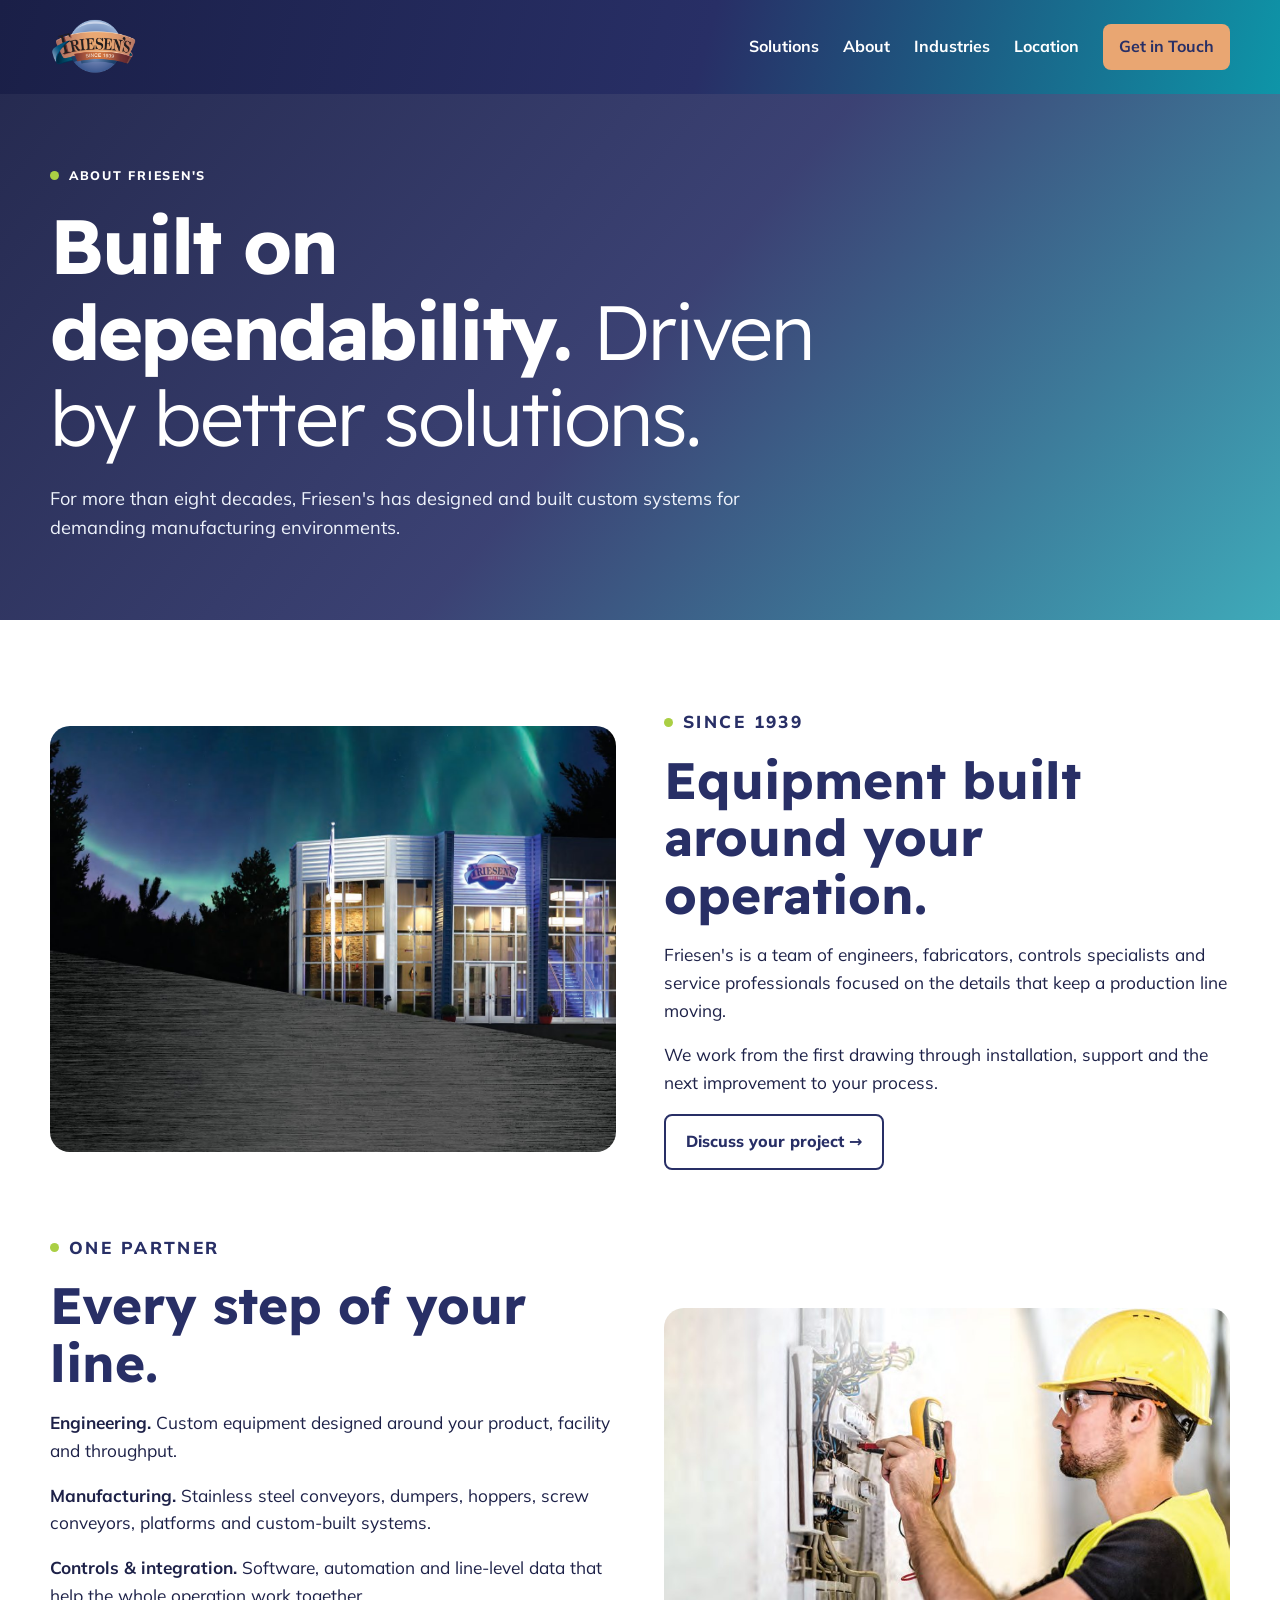
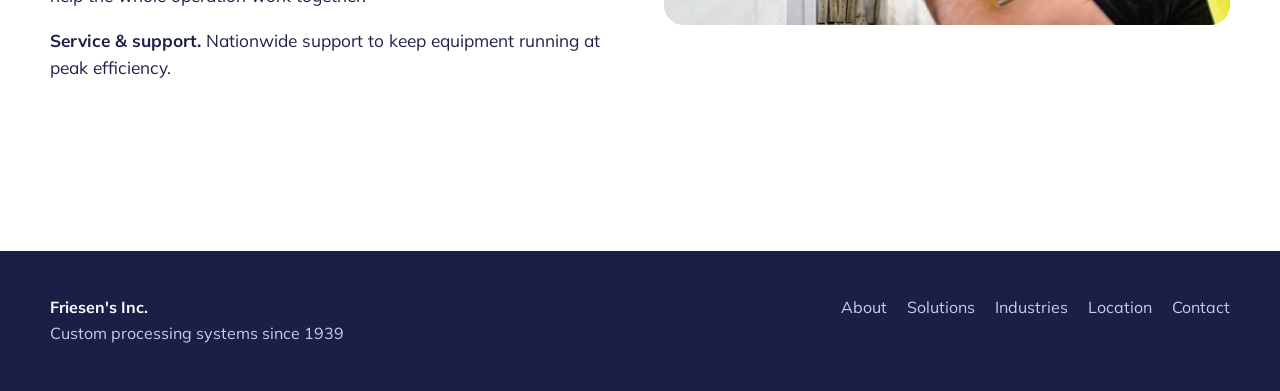
<file: about/index.html>
<!doctype html>
<html lang="en">
<head>
<!-- Google Tag Manager -->
<script async src="https://www.googletagmanager.com/gtm.js?id=GTM-NTCPMZB9"></script>
<script>window.dataLayer=window.dataLayer||[];function gtag(){dataLayer.push(arguments);}gtag('js',new Date());</script>
<!-- End Google Tag Manager -->
<meta charset="utf-8">
<meta name="viewport" content="width=device-width,initial-scale=1">
<title>About Friesen's Inc. | Custom Processing Systems Since 1939</title>
<meta name="description" content="Learn about Friesen's Inc., a Detroit Lakes manufacturer of custom stainless steel processing equipment, conveyors and integrated systems since 1939.">
<link rel="canonical" href="https://www.friesensinc.com/about/">
<link rel="stylesheet" href="/page.css">
<link rel="preconnect" href="https://fonts.googleapis.com">
<link rel="stylesheet" href="https://fonts.googleapis.com/css2?family=Mulish:wght@400;600;700;800&amp;family=Readex+Pro:wght@300;700&amp;display=swap">
</head>
<body>
<header class="page-header">
<div class="shell nav">
<a class="logo" href="/">
<img src="/assets/1e3516575b241b6e0405d7996ae8eb9e.png" alt="Friesen's — Since 1939">
</a>
<button class="nav-toggle" type="button" data-menu-toggle=".nav-links" aria-expanded="false" aria-label="Open navigation">☰</button>
<nav class="nav-links" aria-label="Main">
<a href="/solutions/">Solutions</a>
<a href="/about/">About</a>
<a href="/industries/">Industries</a>
<a href="/location/">Location</a>
<a class="button" href="/contact/">Get in Touch</a>
</nav>
</div>
</header>
<section class="hero">
<div class="shell">
<p class="eyebrow">About Friesen's</p>
<h1>Built on dependability. <span>Driven by better solutions.</span>
</h1>
<p>For more than eight decades, Friesen's has designed and built custom systems for demanding manufacturing environments.</p>
</div>
</section>
<main>
<div class="shell">
<section class="feature">
<img src="/assets/18409050f7048c1a2decdba805d5f744.jpg" alt="Friesen's headquarters in Detroit Lakes, Minnesota">
<div>
<p class="eyebrow" style="color:#282f66">Since 1939</p>
<h2>Equipment built around your operation.</h2>
<p>Friesen's is a team of engineers, fabricators, controls specialists and service professionals focused on the details that keep a production line moving.</p>
<p>We work from the first drawing through installation, support and the next improvement to your process.</p>
<a class="button outline" href="/contact/">Discuss your project →</a>
</div>
</section>
<section class="feature reverse">
<img src="/assets/85c69e1c82241e911e6d412fada69264.jpg" alt="Friesen's service technician working on an equipment control panel">
<div>
<p class="eyebrow" style="color:#282f66">One partner</p>
<h2>Every step of your line.</h2>
<p>
<strong>Engineering.</strong> Custom equipment designed around your product, facility and throughput.</p>
<p>
<strong>Manufacturing.</strong> Stainless steel conveyors, dumpers, hoppers, screw conveyors, platforms and custom-built systems.</p>
<p>
<strong>Controls &amp; integration.</strong> Software, automation and line-level data that help the whole operation work together.</p>
<p>
<strong>Service &amp; support.</strong> Nationwide support to keep equipment running at peak efficiency.</p>
</div>
</section>
</div>
</main>
<footer class="footer">
<div class="shell footer-grid">
<div>
<strong>Friesen's Inc.</strong>
<br>Custom processing systems since 1939</div>
<nav>
<a href="/about/">About</a>
<a href="/solutions/">Solutions</a>
<a href="/industries/">Industries</a>
<a href="/location/">Location</a>
<a href="/contact/">Contact</a>
</nav>
</div>
</footer>
<script src="/page.js">
</script>
</body>
</html>
</file>
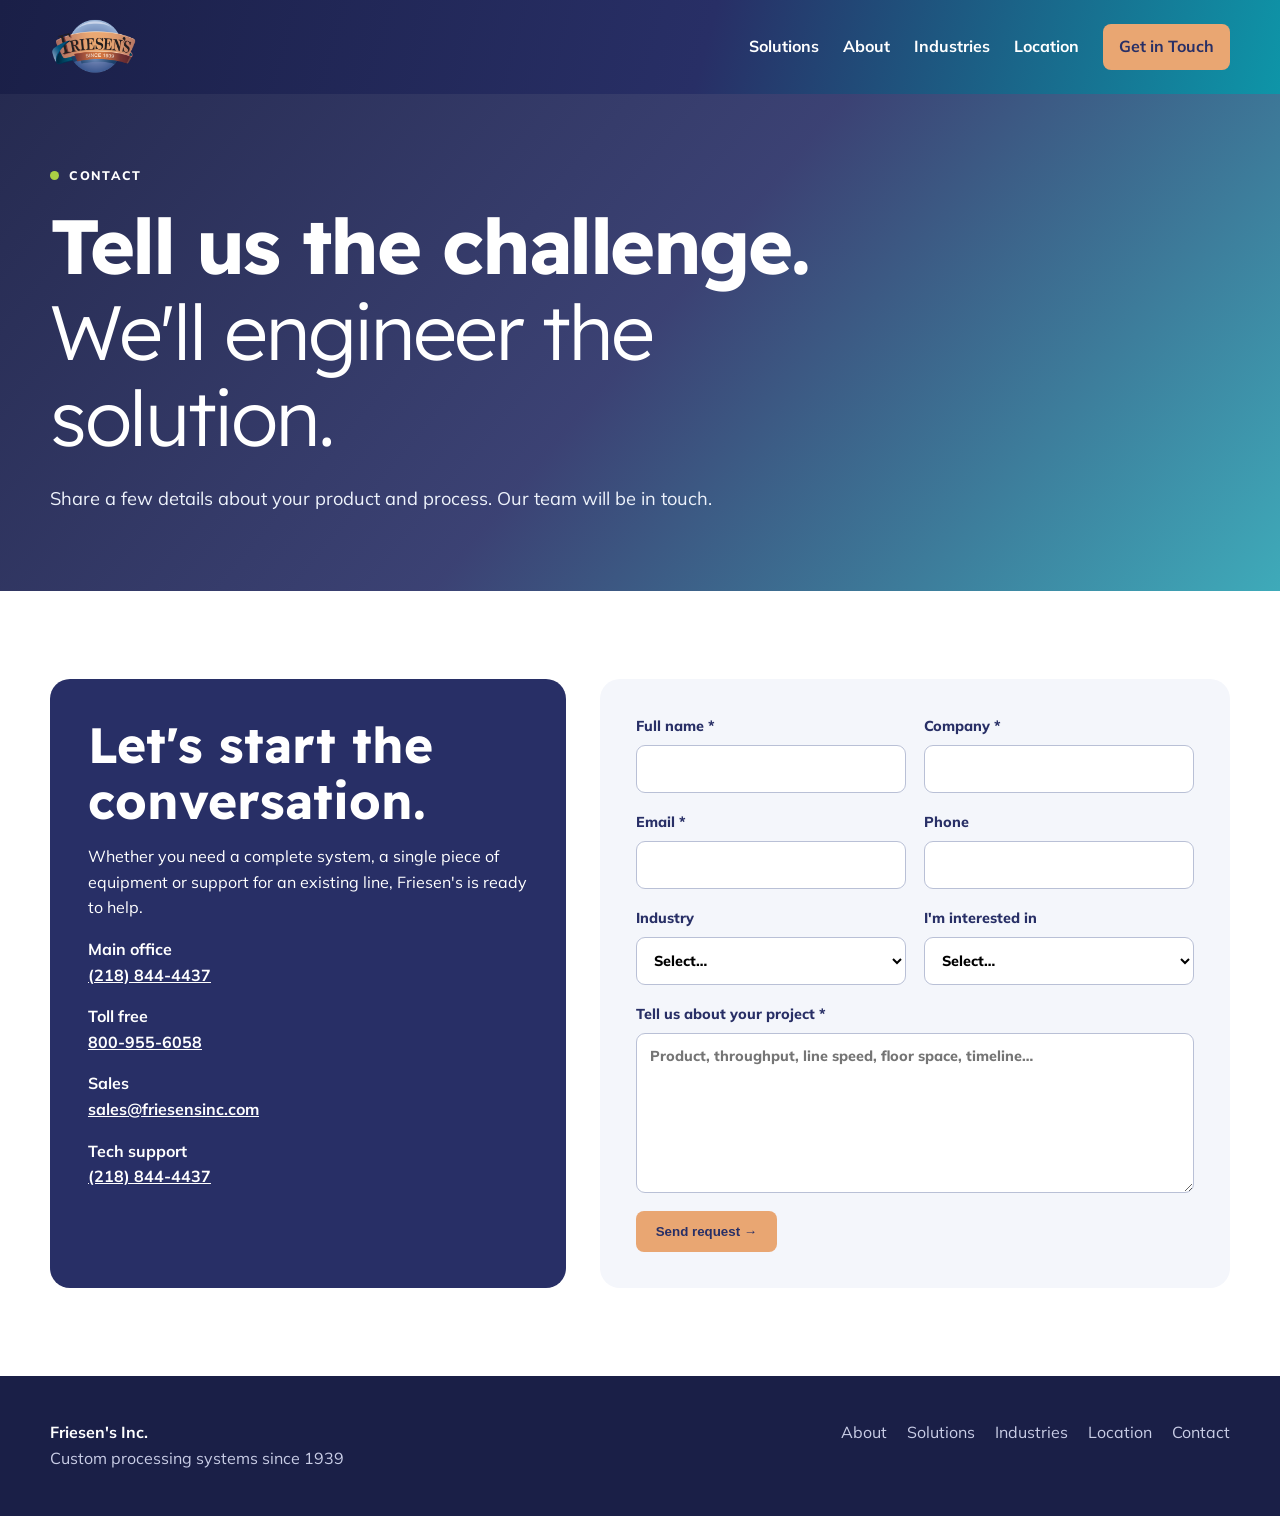
<file: contact/index.html>
<!doctype html>
<html lang="en">
<head>
<!-- Google Tag Manager -->
<script async src="https://www.googletagmanager.com/gtm.js?id=GTM-NTCPMZB9"></script>
<script>window.dataLayer=window.dataLayer||[];function gtag(){dataLayer.push(arguments);}gtag('js',new Date());</script>
<!-- End Google Tag Manager -->
<meta charset="utf-8">
<meta name="viewport" content="width=device-width,initial-scale=1">
<title>Contact Friesen's Inc. | Custom Processing Equipment</title>
<meta name="description" content="Contact Friesen's Inc. to discuss custom food processing equipment, conveyors, controls, service or support.">
<link rel="canonical" href="https://www.friesensinc.com/contact/">
<link rel="stylesheet" href="/page.css">
<link rel="preconnect" href="https://fonts.googleapis.com">
<link rel="stylesheet" href="https://fonts.googleapis.com/css2?family=Mulish:wght@400;600;700;800&amp;family=Readex+Pro:wght@300;700&amp;display=swap">
</head>
<body>
<header class="page-header">
<div class="shell nav">
<a class="logo" href="/">
<img src="/assets/1e3516575b241b6e0405d7996ae8eb9e.png" alt="Friesen's — Since 1939">
</a>
<button class="nav-toggle" type="button" data-menu-toggle=".nav-links" aria-expanded="false" aria-label="Open navigation">☰</button>
<nav class="nav-links" aria-label="Main">
<a href="/solutions/">Solutions</a>
<a href="/about/">About</a>
<a href="/industries/">Industries</a>
<a href="/location/">Location</a>
<a class="button" href="/contact/">Get in Touch</a>
</nav>
</div>
</header>
<section class="hero">
<div class="shell">
<p class="eyebrow">Contact</p>
<h1>Tell us the challenge. <span>We'll engineer the solution.</span>
</h1>
<p>Share a few details about your product and process. Our team will be in touch.</p>
</div>
</section>
<main>
<div class="shell contact-grid">
<aside class="panel">
<h2>Let's start the conversation.</h2>
<p>Whether you need a complete system, a single piece of equipment or support for an existing line, Friesen's is ready to help.</p>
<p>
<strong>Main office</strong>
<br>
<a href="tel:+12188444437">(218) 844-4437</a>
</p>
<p>
<strong>Toll free</strong>
<br>
<a href="tel:+18009556058">800-955-6058</a>
</p>
<p>
<strong>Sales</strong>
<br>
<a href="mailto:sales@friesensinc.com">sales@friesensinc.com</a>
</p>
<p>
<strong>Tech support</strong>
<br>
<a href="tel:+12188444437">(218) 844-4437</a>
</p>
</aside>
<form class="form" action="https://formspree.io/f/xppdqldq" method="POST">
<input type="text" name="_gotcha" tabindex="-1" autocomplete="off" aria-hidden="true" style="display:none">
<label>Full name *<input name="name" required autocomplete="name">
</label>
<label>Company *<input name="company" required autocomplete="organization">
</label>
<label>Email *<input name="email" type="email" required autocomplete="email">
</label>
<label>Phone<input name="phone" type="tel" autocomplete="tel">
</label>
<label>Industry<select name="industry">
<option value="">Select…</option>
<option>Protein</option>
<option>Beverages</option>
<option>Bakery</option>
<option>Snack foods</option>
<option>Vegetables</option>
<option>Mail &amp; logistics</option>
<option>Other</option>
</select>
</label>
<label>I'm interested in<select name="interest">
<option value="">Select…</option>
<option>Custom conveyors &amp; equipment</option>
<option>In-motion scaling / check weighing</option>
<option>Controls &amp; integration</option>
<option>Inspection systems</option>
<option>Service, parts &amp; support</option>
</select>
</label>
<label class="wide">Tell us about your project *<textarea name="message" required placeholder="Product, throughput, line speed, floor space, timeline…">
</textarea>
</label>
<div class="wide">
<button class="button primary" type="submit">Send request →</button>
</div>
</form>
</div>
</main>
<footer class="footer">
<div class="shell footer-grid">
<div>
<strong>Friesen's Inc.</strong>
<br>Custom processing systems since 1939</div>
<nav>
<a href="/about/">About</a>
<a href="/solutions/">Solutions</a>
<a href="/industries/">Industries</a>
<a href="/location/">Location</a>
<a href="/contact/">Contact</a>
</nav>
</div>
</footer>
<script src="/page.js">
</script>
</body>
</html>
</file>
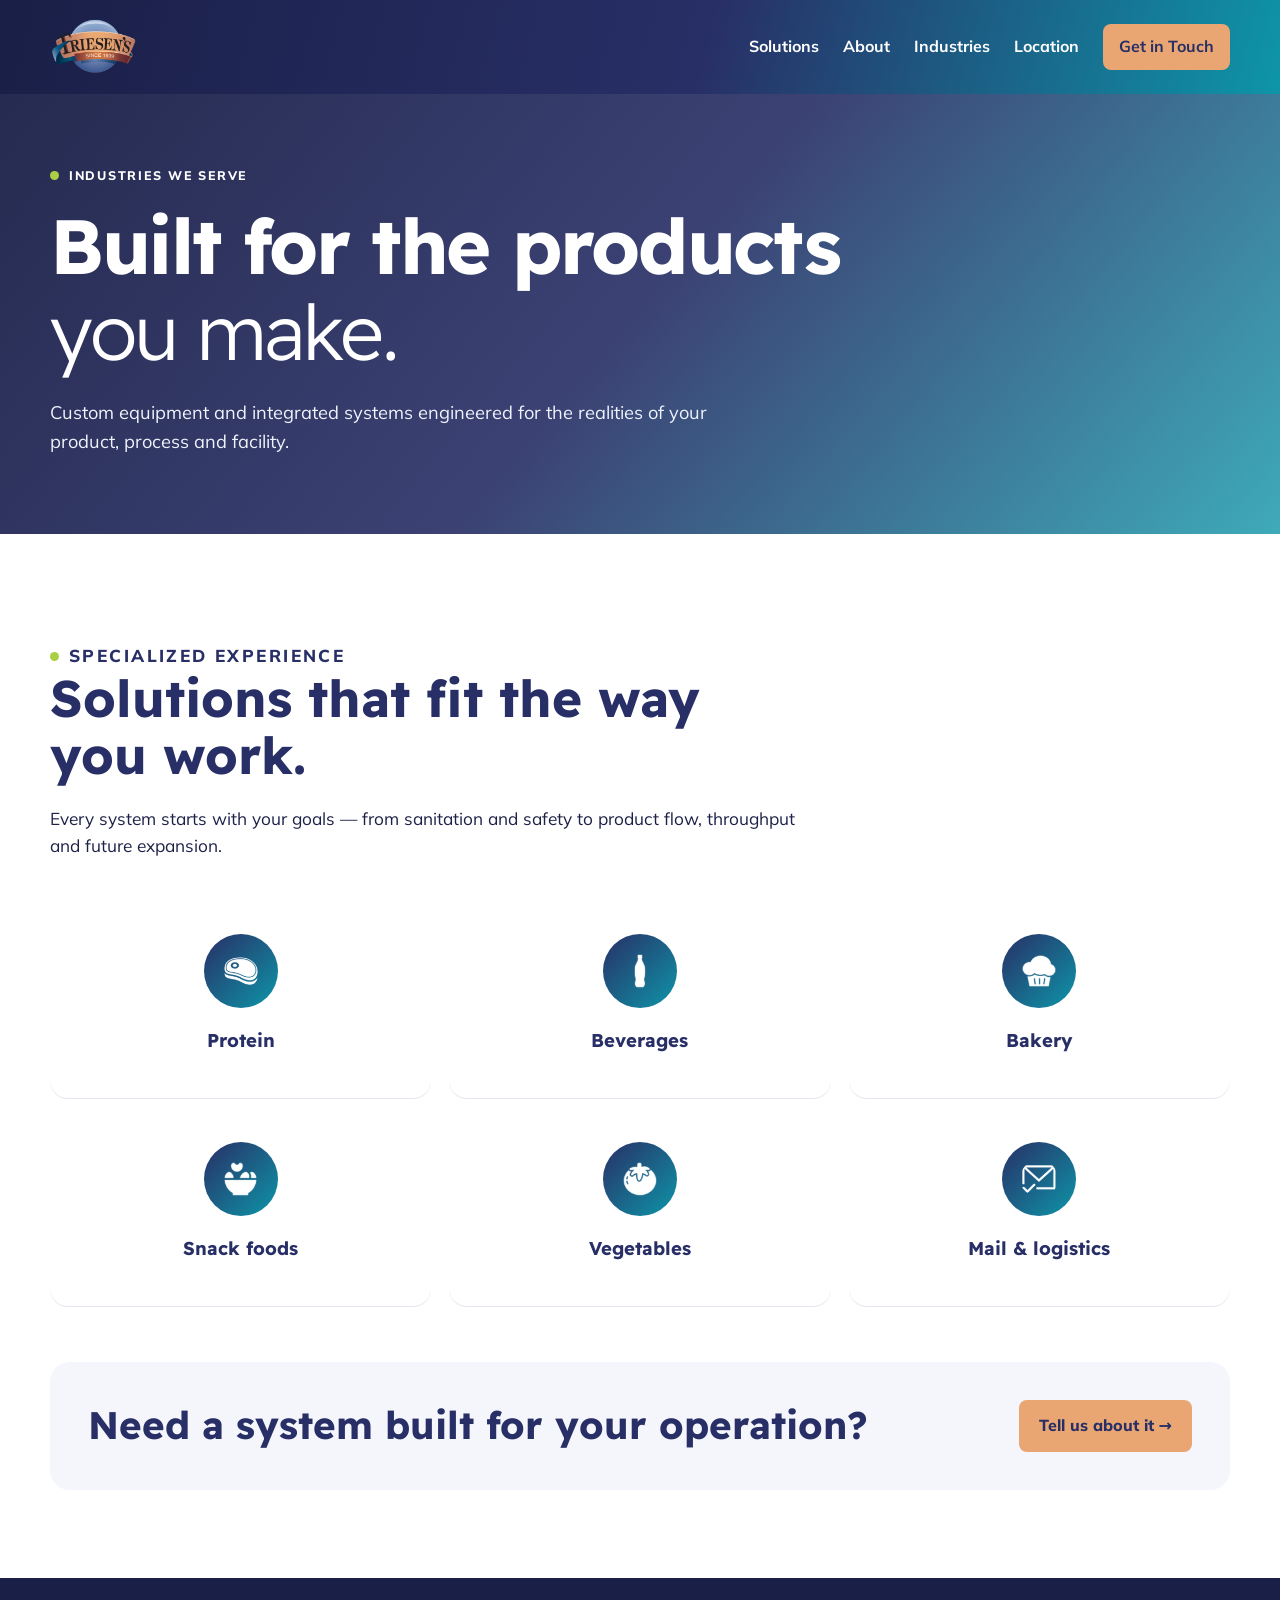
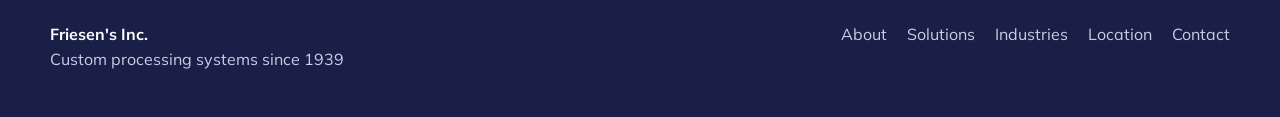
<file: industries/index.html>
<!doctype html>
<html lang="en">
<head>
<!-- Google Tag Manager -->
<script async src="https://www.googletagmanager.com/gtm.js?id=GTM-NTCPMZB9"></script>
<script>window.dataLayer=window.dataLayer||[];function gtag(){dataLayer.push(arguments);}gtag('js',new Date());</script>
<!-- End Google Tag Manager -->
<meta charset="utf-8">
<meta name="viewport" content="width=device-width,initial-scale=1">
<title>Industries We Serve | Friesen's Inc.</title>
<meta name="description" content="Friesen's builds custom processing equipment for protein, beverage, bakery, snack food, vegetable and logistics operations.">
<link rel="canonical" href="https://www.friesensinc.com/industries/">
<link rel="stylesheet" href="/page.css">
<link rel="preconnect" href="https://fonts.googleapis.com">
<link rel="stylesheet" href="https://fonts.googleapis.com/css2?family=Mulish:wght@400;600;700;800&amp;family=Readex+Pro:wght@300;700&amp;display=swap">
</head>
<body>
<header class="page-header">
<div class="shell nav">
<a class="logo" href="/">
<img src="/assets/1e3516575b241b6e0405d7996ae8eb9e.png" alt="Friesen's — Since 1939">
</a>
<button class="nav-toggle" type="button" data-menu-toggle=".nav-links" aria-expanded="false" aria-label="Open navigation">☰</button>
<nav class="nav-links" aria-label="Main">
<a href="/solutions/">Solutions</a>
<a href="/about/">About</a>
<a href="/industries/">Industries</a>
<a href="/location/">Location</a>
<a class="button" href="/contact/">Get in Touch</a>
</nav>
</div>
</header>
<section class="hero">
<div class="shell">
<p class="eyebrow">Industries we serve</p>
<h1>Built for the products <span>you make.</span>
</h1>
<p>Custom equipment and integrated systems engineered for the realities of your product, process and facility.</p>
</div>
</section>
<main>
<div class="shell">
<div class="intro">
<p class="eyebrow" style="color:#282f66">Specialized experience</p>
<h2>Solutions that fit the way you work.</h2>
<p>Every system starts with your goals — from sanitation and safety to product flow, throughput and future expansion.</p>
</div>
<div class="industries-grid">
<article class="industry">
<img src="/assets/295e43d3253833dabc4f1f564cb04486.png" alt="">
<h2>Protein</h2>
</article>
<article class="industry">
<img src="/assets/8ae926a3d9b44478f7dff282a82527e7.png" alt="">
<h2>Beverages</h2>
</article>
<article class="industry">
<img src="/assets/18a2df17e0c12a9792fff40748699b45.png" alt="">
<h2>Bakery</h2>
</article>
<article class="industry">
<img src="/assets/956da7a851f1c8528d7c987c0936c2fe.png" alt="">
<h2>Snack foods</h2>
</article>
<article class="industry">
<img src="/assets/170c478029fd85e4e6422478016e5f07.png" alt="">
<h2>Vegetables</h2>
</article>
<article class="industry">
<img src="/assets/b05afef8497f34cfcb12bb4917030802.png" alt="">
<h2>Mail &amp; logistics</h2>
</article>
</div>
<div class="cta">
<h2>Need a system built for your operation?</h2>
<a class="button primary" href="/contact/">Tell us about it →</a>
</div>
</div>
</main>
<footer class="footer">
<div class="shell footer-grid">
<div>
<strong>Friesen's Inc.</strong>
<br>Custom processing systems since 1939</div>
<nav>
<a href="/about/">About</a>
<a href="/solutions/">Solutions</a>
<a href="/industries/">Industries</a>
<a href="/location/">Location</a>
<a href="/contact/">Contact</a>
</nav>
</div>
</footer>
<script src="/page.js">
</script>
</body>
</html>
</file>
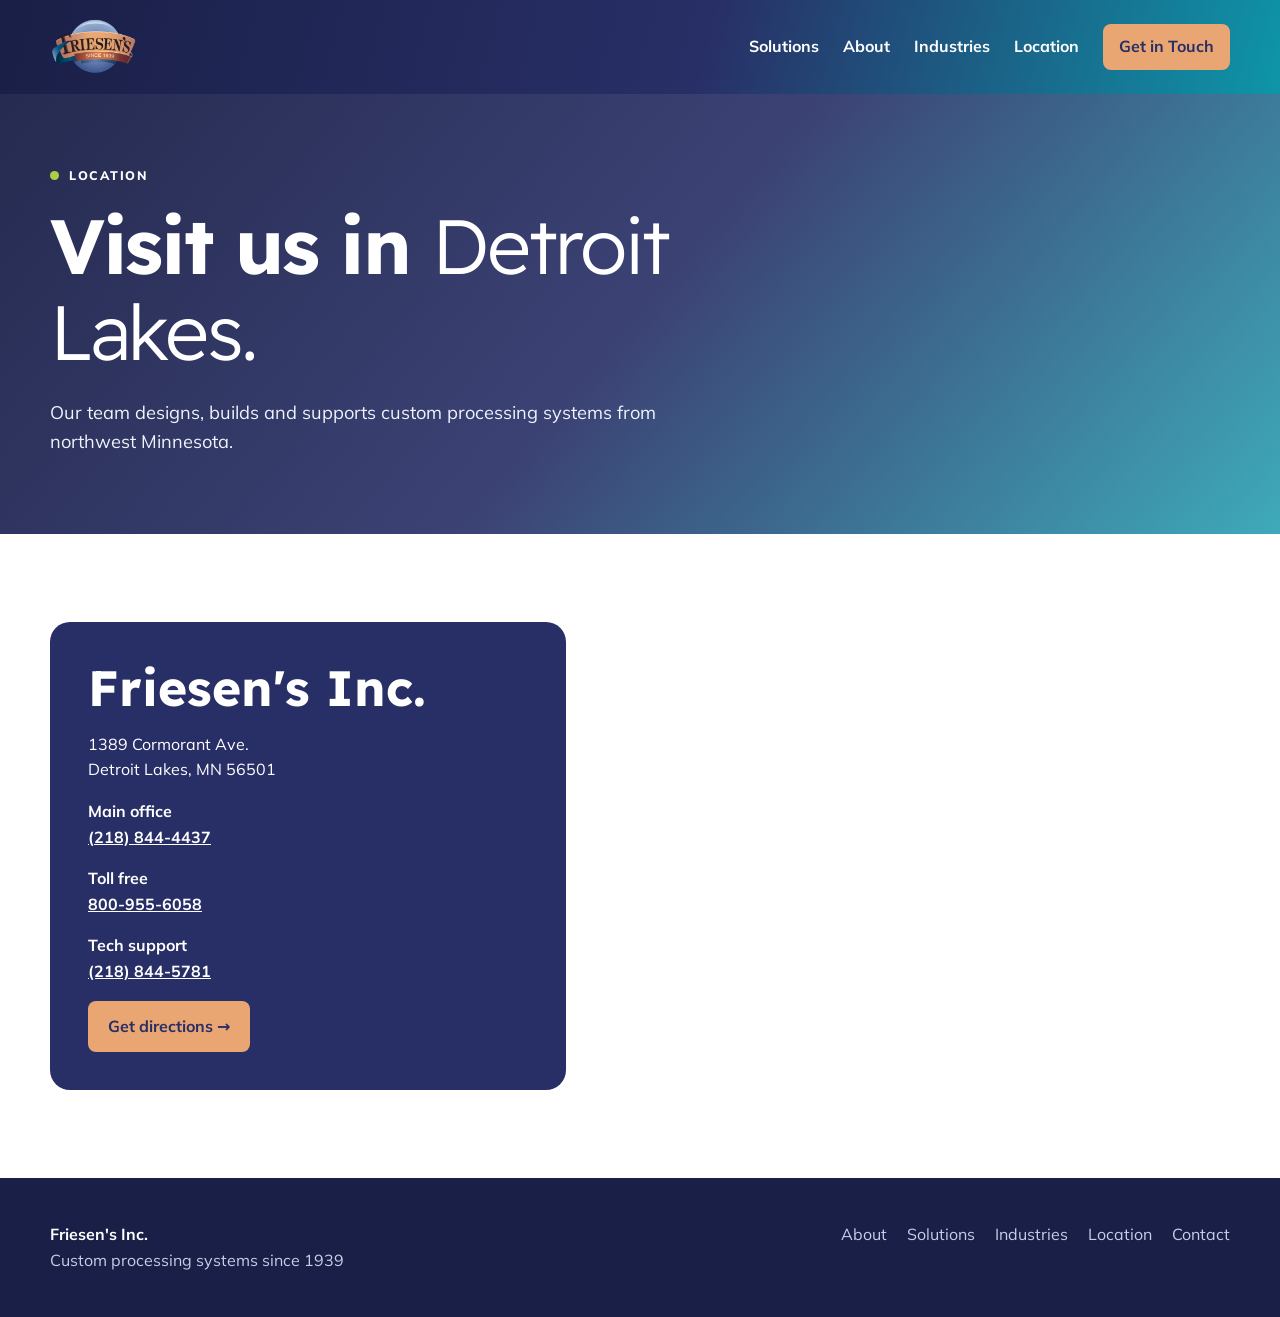
<file: location/index.html>
<!doctype html>
<html lang="en">
<head>
<!-- Google Tag Manager -->
<script async src="https://www.googletagmanager.com/gtm.js?id=GTM-NTCPMZB9"></script>
<script>window.dataLayer=window.dataLayer||[];function gtag(){dataLayer.push(arguments);}gtag('js',new Date());</script>
<!-- End Google Tag Manager -->
<meta charset="utf-8">
<meta name="viewport" content="width=device-width,initial-scale=1">
<title>Friesen's Inc. Location | Detroit Lakes, Minnesota</title>
<meta name="description" content="Visit Friesen's Inc. at 1389 Cormorant Ave. in Detroit Lakes, Minnesota, or contact our team for custom processing equipment and support.">
<link rel="canonical" href="https://www.friesensinc.com/location/">
<link rel="stylesheet" href="/page.css">
<link rel="preconnect" href="https://fonts.googleapis.com">
<link rel="stylesheet" href="https://fonts.googleapis.com/css2?family=Mulish:wght@400;600;700;800&amp;family=Readex+Pro:wght@300;700&amp;display=swap">
</head>
<body>
<header class="page-header">
<div class="shell nav">
<a class="logo" href="/">
<img src="/assets/1e3516575b241b6e0405d7996ae8eb9e.png" alt="Friesen's — Since 1939">
</a>
<button class="nav-toggle" type="button" data-menu-toggle=".nav-links" aria-expanded="false" aria-label="Open navigation">☰</button>
<nav class="nav-links" aria-label="Main">
<a href="/solutions/">Solutions</a>
<a href="/about/">About</a>
<a href="/industries/">Industries</a>
<a href="/location/">Location</a>
<a class="button" href="/contact/">Get in Touch</a>
</nav>
</div>
</header>
<section class="hero">
<div class="shell">
<p class="eyebrow">Location</p>
<h1>Visit us in <span>Detroit Lakes.</span>
</h1>
<p>Our team designs, builds and supports custom processing systems from northwest Minnesota.</p>
</div>
</section>
<main>
<div class="shell location-grid">
<section class="panel">
<h2>Friesen's Inc.</h2>
<p>1389 Cormorant Ave.<br>Detroit Lakes, MN 56501</p>
<p>
<strong>Main office</strong>
<br>
<a href="tel:+12188444437">(218) 844-4437</a>
</p>
<p>
<strong>Toll free</strong>
<br>
<a href="tel:+18009556058">800-955-6058</a>
</p>
<p>
<strong>Tech support</strong>
<br>
<a href="tel:+12188445781">(218) 844-5781</a>
</p>
<a class="button primary" href="https://www.google.com/maps/search/?api=1&amp;query=1389+Cormorant+Ave+Detroit+Lakes+MN+56501">Get directions →</a>
</section>
<iframe class="map" title="Map showing Friesen's Inc. at 1389 Cormorant Ave., Detroit Lakes, Minnesota" src="https://www.google.com/maps?q=1389%20Cormorant%20Ave%2C%20Detroit%20Lakes%2C%20MN%2056501&amp;output=embed" loading="lazy" referrerpolicy="no-referrer-when-downgrade">
</iframe>
</div>
</main>
<footer class="footer">
<div class="shell footer-grid">
<div>
<strong>Friesen's Inc.</strong>
<br>Custom processing systems since 1939</div>
<nav>
<a href="/about/">About</a>
<a href="/solutions/">Solutions</a>
<a href="/industries/">Industries</a>
<a href="/location/">Location</a>
<a href="/contact/">Contact</a>
</nav>
</div>
</footer>
<script src="/page.js">
</script>
</body>
</html>
</file>
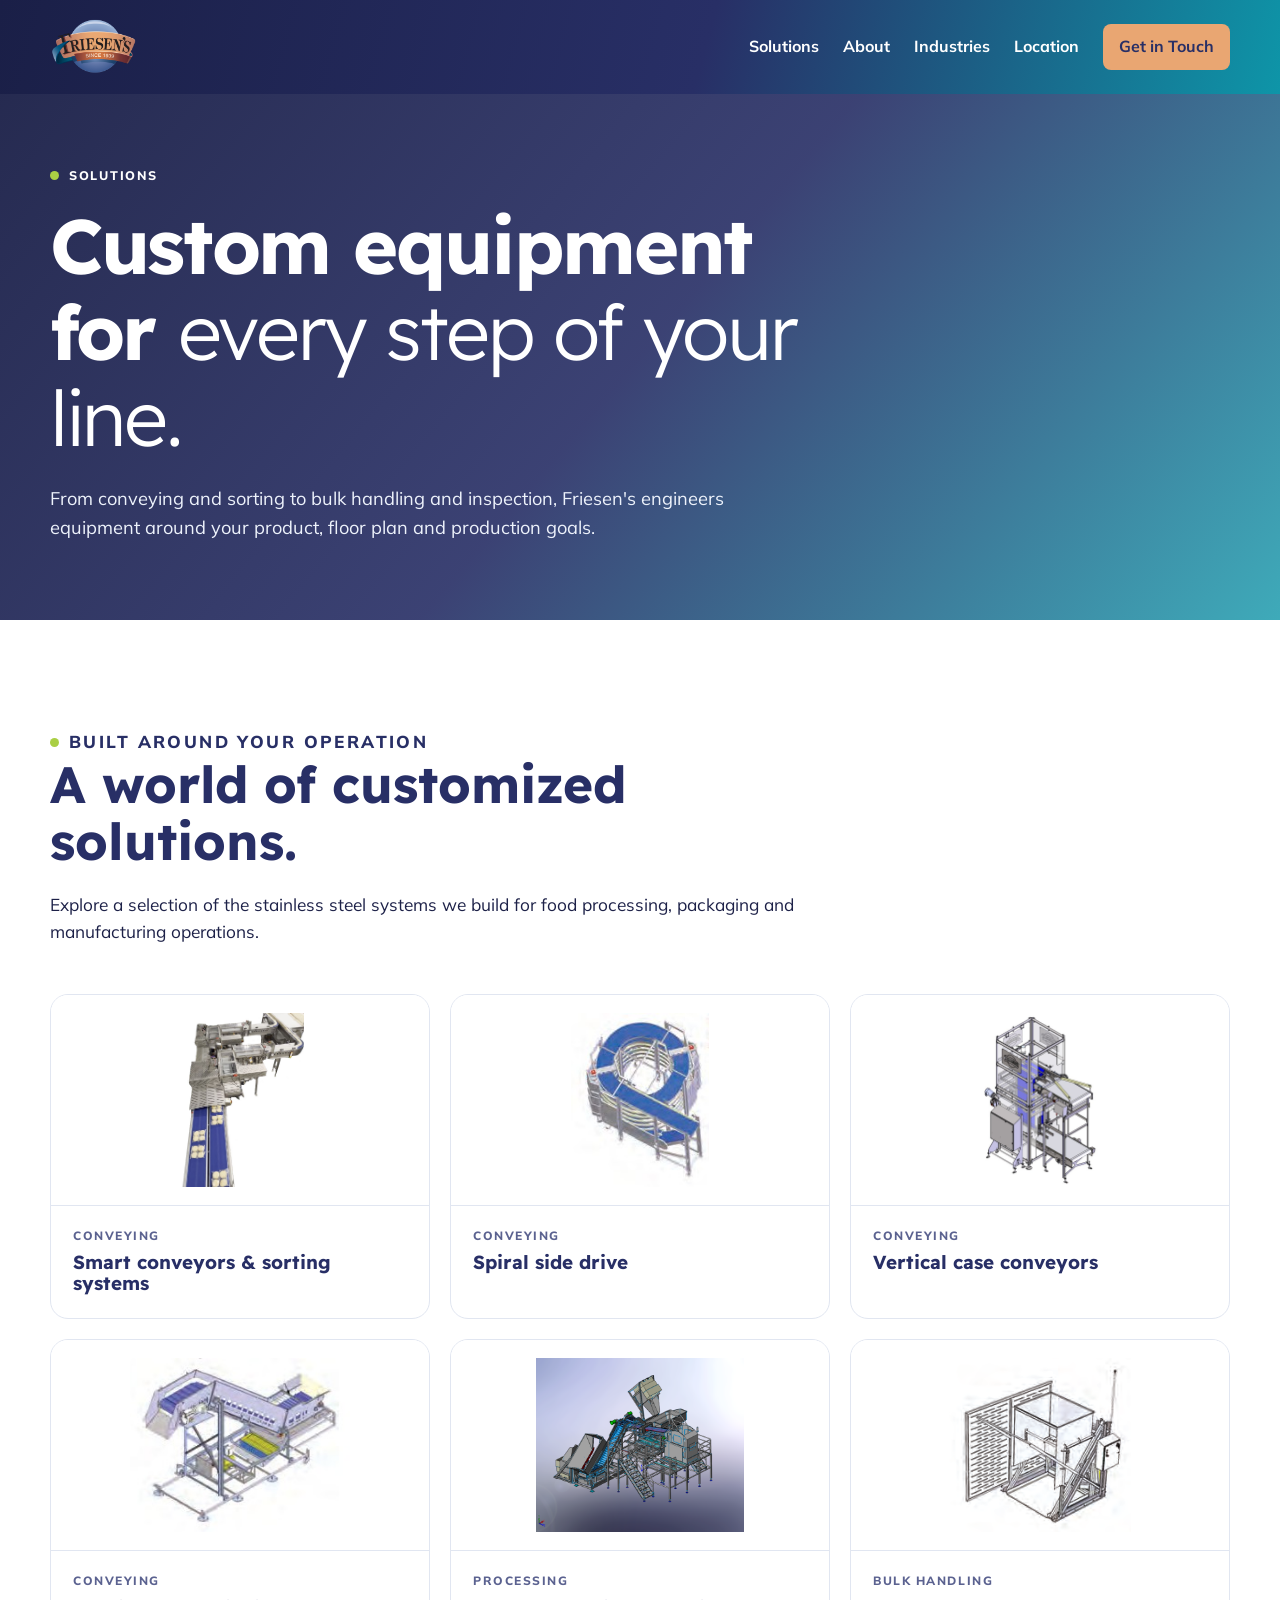
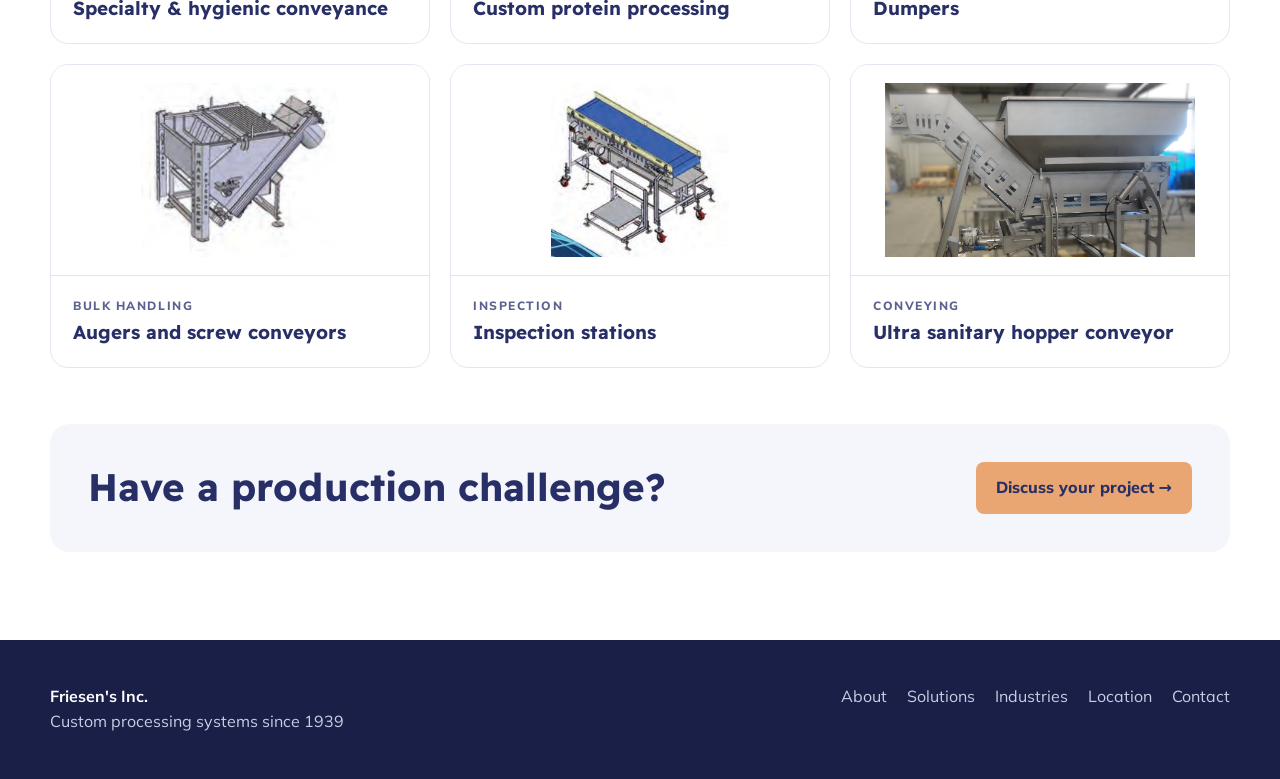
<file: solutions/index.html>
<!doctype html>
<html lang="en">
<head>
<!-- Google Tag Manager -->
<script async src="https://www.googletagmanager.com/gtm.js?id=GTM-NTCPMZB9"></script>
<script>window.dataLayer=window.dataLayer||[];function gtag(){dataLayer.push(arguments);}gtag('js',new Date());</script>
<!-- End Google Tag Manager -->
<meta charset="utf-8">
<meta name="viewport" content="width=device-width,initial-scale=1">
<title>Custom Conveyors &amp; Processing Equipment | Friesen's Inc.</title>
<meta name="description" content="Explore Friesen's custom conveyors, sorting systems, dumpers, augers, inspection stations and sanitary processing equipment.">
<link rel="canonical" href="https://www.friesensinc.com/solutions/">
<link rel="stylesheet" href="/page.css">
<link rel="preconnect" href="https://fonts.googleapis.com">
<link rel="stylesheet" href="https://fonts.googleapis.com/css2?family=Mulish:wght@400;600;700;800&amp;family=Readex+Pro:wght@300;700&amp;display=swap">
</head>
<body>
<header class="page-header">
<div class="shell nav">
<a class="logo" href="/">
<img src="/assets/1e3516575b241b6e0405d7996ae8eb9e.png" alt="Friesen's — Since 1939">
</a>
<button class="nav-toggle" type="button" data-menu-toggle=".nav-links" aria-expanded="false" aria-label="Open navigation">☰</button>
<nav class="nav-links" aria-label="Main">
<a href="/solutions/">Solutions</a>
<a href="/about/">About</a>
<a href="/industries/">Industries</a>
<a href="/location/">Location</a>
<a class="button" href="/contact/">Get in Touch</a>
</nav>
</div>
</header>
<section class="hero">
<div class="shell">
<p class="eyebrow">Solutions</p>
<h1>Custom equipment for <span>every step of your line.</span>
</h1>
<p>From conveying and sorting to bulk handling and inspection, Friesen's engineers equipment around your product, floor plan and production goals.</p>
</div>
</section>
<main>
<div class="shell">
<div class="intro">
<p class="eyebrow" style="color:#282f66">Built around your operation</p>
<h2>A world of customized solutions.</h2>
<p>Explore a selection of the stainless steel systems we build for food processing, packaging and manufacturing operations.</p>
</div>
<div class="grid">
<article class="card">
<img src="/assets/collator.jpg" alt="Smart conveyors and sorting systems">
<div>
<p>Conveying</p>
<h3>Smart conveyors &amp; sorting systems</h3>
</div>
</article>
<article class="card">
<img src="/assets/fa4b4d846d89e28dd149f9c41123727f.jpg" alt="Spiral side drive conveyor">
<div>
<p>Conveying</p>
<h3>Spiral side drive</h3>
</div>
</article>
<article class="card">
<img src="/assets/685ecee85859548f164c4c062e20130c.jpg" alt="Vertical case conveyor">
<div>
<p>Conveying</p>
<h3>Vertical case conveyors</h3>
</div>
</article>
<article class="card">
<img src="/assets/6e0afd8aef1d6e9126657211b9696d10.jpg" alt="Specialty and hygienic conveyance">
<div>
<p>Conveying</p>
<h3>Specialty &amp; hygienic conveyance</h3>
</div>
</article>
<article class="card">
<img src="/assets/custom-protein-processing.png" alt="Custom protein processing equipment">
<div>
<p>Processing</p>
<h3>Custom protein processing</h3>
</div>
</article>
<article class="card">
<img src="/assets/dumper.png" alt="Dumper">
<div>
<p>Bulk handling</p>
<h3>Dumpers</h3>
</div>
</article>
<article class="card">
<img src="/assets/534174ec45a9ef37d22b2ddf95ccb1c2.jpg" alt="Augers and screw conveyors">
<div>
<p>Bulk handling</p>
<h3>Augers and screw conveyors</h3>
</div>
</article>
<article class="card">
<img src="/assets/3187e63a925943d99ab60d3bec686664.jpg" alt="Inspection station">
<div>
<p>Inspection</p>
<h3>Inspection stations</h3>
</div>
</article>
<article class="card">
<img src="/assets/ultra-sanitary-hopper-conveyor.jpg" alt="Ultra sanitary hopper conveyor">
<div>
<p>Conveying</p>
<h3>Ultra sanitary hopper conveyor</h3>
</div>
</article>
</div>
<div class="cta">
<h2>Have a production challenge?</h2>
<a class="button primary" href="/contact/">Discuss your project →</a>
</div>
</div>
</main>
<footer class="footer">
<div class="shell footer-grid">
<div>
<strong>Friesen's Inc.</strong>
<br>Custom processing systems since 1939</div>
<nav>
<a href="/about/">About</a>
<a href="/solutions/">Solutions</a>
<a href="/industries/">Industries</a>
<a href="/location/">Location</a>
<a href="/contact/">Contact</a>
</nav>
</div>
</footer>
<script src="/page.js">
</script>
</body>
</html>
</file>
<file: page.css>
:root{--navy:#282f66;--deep:#1a1f47;--teal:#0e95a8;--lime:#aacf44;--peach:#e9a672;--pale:#f4f6fb;--ink:#1d2148}*{box-sizing:border-box}html{scroll-behavior:smooth}body{margin:0;color:var(--ink);font-family:Mulish,system-ui,sans-serif;line-height:1.6;background:#fff}a{color:inherit}.page-header{color:#fff;background:linear-gradient(105deg,var(--deep),var(--navy) 55%,var(--teal));padding:18px 0}.shell{width:min(1180px,calc(100% - 40px));margin:auto}.nav{display:flex;align-items:center;justify-content:space-between;gap:22px}.logo img{height:58px;width:auto;display:block}.nav-toggle{display:none}.nav-links{display:flex;align-items:center;gap:24px}.nav-links a{color:#fff;text-decoration:none;font-weight:700;padding:8px 0}.nav-links .button{color:var(--navy);background:var(--peach);padding:10px 16px;border-radius:8px}.hero{padding:72px 0 78px;background:linear-gradient(130deg,rgba(26,31,71,.95),rgba(40,47,102,.91),rgba(14,149,168,.8));color:#fff}.eyebrow{display:flex;align-items:center;gap:10px;margin:0 0 16px;color:inherit;font-size:.78rem;font-weight:800;letter-spacing:.14em;text-transform:uppercase}.eyebrow:before{content:'';width:9px;height:9px;border-radius:50%;background:var(--lime)}h1,h2,h3{font-family:'Readex Pro',sans-serif;line-height:1.12}h1{max-width:800px;margin:0;font-size:clamp(2.45rem,6vw,4.8rem);letter-spacing:-.03em}h1 span{font-weight:300}.hero p:not(.eyebrow){max-width:690px;margin:24px 0 0;font-size:1.14rem;color:#edf2fb}.button{display:inline-flex;align-items:center;justify-content:center;gap:8px;text-decoration:none;font-weight:800;border:0;border-radius:8px;padding:13px 20px}.button.primary{background:var(--peach);color:var(--navy)}.button.outline{border:2px solid var(--navy);color:var(--navy)}main{padding:88px 0}.intro{max-width:760px;margin-bottom:48px}.intro h2{margin:0;color:var(--navy);font-size:clamp(2rem,4vw,3.25rem)}.intro p{margin:20px 0 0;font-size:1.08rem}.grid{display:grid;grid-template-columns:repeat(3,minmax(0,1fr));gap:20px}.card{border:1px solid #e1e6f1;border-radius:18px;overflow:hidden;background:#fff}.card img{display:block;width:100%;height:210px;object-fit:contain;background:#fff;padding:18px}.card div{padding:20px 22px 24px;border-top:1px solid #e1e6f1}.card p{margin:0;color:#5b6290;font-size:.75rem;font-weight:800;letter-spacing:.13em;text-transform:uppercase}.card h3{margin:7px 0 0;color:var(--navy);font-size:1.18rem}.feature{display:grid;grid-template-columns:1fr 1fr;gap:48px;align-items:center;margin:0 0 64px}.feature.reverse>*:first-child{order:2}.feature img{width:100%;border-radius:20px;display:block}.feature h2{margin:0;color:var(--navy);font-size:clamp(2rem,4vw,3.25rem)}.feature p{font-size:1.08rem}.industries-grid{display:grid;grid-template-columns:repeat(3,minmax(0,1fr));gap:18px}.industry{min-height:190px;border-radius:18px;padding:26px 16px;text-align:center;background:#fff;box-shadow:0 1px 0 #e2e6f0}.industry img{width:74px;height:74px;padding:18px;border-radius:50%;background:linear-gradient(135deg,var(--navy),var(--teal));object-fit:contain}.industry h2{margin:14px 0 0;color:var(--navy);font-size:1.16rem}.contact-grid,.location-grid{display:grid;grid-template-columns:minmax(280px,.9fr) minmax(0,1.1fr);gap:34px}.panel{padding:38px;border-radius:20px;background:var(--navy);color:#fff}.panel h2{margin:0;font-size:clamp(2rem,4vw,3.1rem)}.panel a{color:#fff;font-weight:700}.form{padding:36px;border-radius:20px;background:var(--pale);display:grid;grid-template-columns:repeat(2,minmax(0,1fr));gap:18px}.form label{display:grid;gap:7px;color:var(--navy);font-size:.9rem;font-weight:800}.form input,.form select,.form textarea{width:100%;min-height:48px;border:1px solid #b9c0d6;border-radius:9px;padding:11px 13px;font:inherit;background:#fff}.form textarea{min-height:160px;resize:vertical}.form .wide{grid-column:1/-1}.map{border:0;border-radius:20px;width:100%;min-height:460px}.cta{margin-top:56px;padding:38px;border-radius:20px;background:var(--pale);display:flex;flex-wrap:wrap;align-items:center;justify-content:space-between;gap:18px}.cta h2{margin:0;color:var(--navy);font-size:clamp(1.8rem,3vw,2.7rem)}.footer{background:var(--deep);color:#c9cde6;padding:44px 0}.footer-grid{display:flex;flex-wrap:wrap;justify-content:space-between;gap:28px}.footer strong{color:#fff}.footer a{text-decoration:none}.footer nav{display:flex;flex-wrap:wrap;gap:12px 20px}@media(max-width:760px){.shell{width:min(100% - 32px,1180px)}.page-header{padding:14px 0}.logo img{height:50px}.nav{position:relative}.nav-toggle{display:inline-flex;align-items:center;justify-content:center;width:45px;height:45px;color:#fff;background:rgba(10,20,58,.45);border:1px solid rgba(255,255,255,.45);border-radius:10px;font-size:22px}.nav-links{display:none;position:absolute;z-index:10;top:calc(100% + 10px);left:0;right:0;padding:12px;border:1px solid rgba(255,255,255,.25);border-radius:16px;background:var(--navy);box-shadow:0 18px 35px rgba(4,10,28,.35);flex-direction:column;align-items:stretch;gap:0}.nav-links.open{display:flex}.nav-links a{padding:12px;border-bottom:1px solid rgba(255,255,255,.14)}.nav-links .button{margin:8px 0 0;text-align:center;border:0}.hero{padding:56px 0 62px}main{padding:62px 0}.grid,.industries-grid{grid-template-columns:repeat(2,minmax(0,1fr));gap:14px}.card img{height:155px;padding:12px}.card div{padding:16px}.card h3{font-size:1rem}.feature,.contact-grid,.location-grid{grid-template-columns:1fr;gap:26px}.feature.reverse>*:first-child{order:0}.feature{margin-bottom:48px}.panel,.form{padding:26px}.form{grid-template-columns:1fr}.form .wide{grid-column:auto}.map{min-height:360px}.industry{min-height:160px;padding:20px 10px}.industry img{width:64px;height:64px;padding:16px}.industry h2{font-size:1rem}.cta{padding:28px}.footer{padding:36px 0}}
</file>
